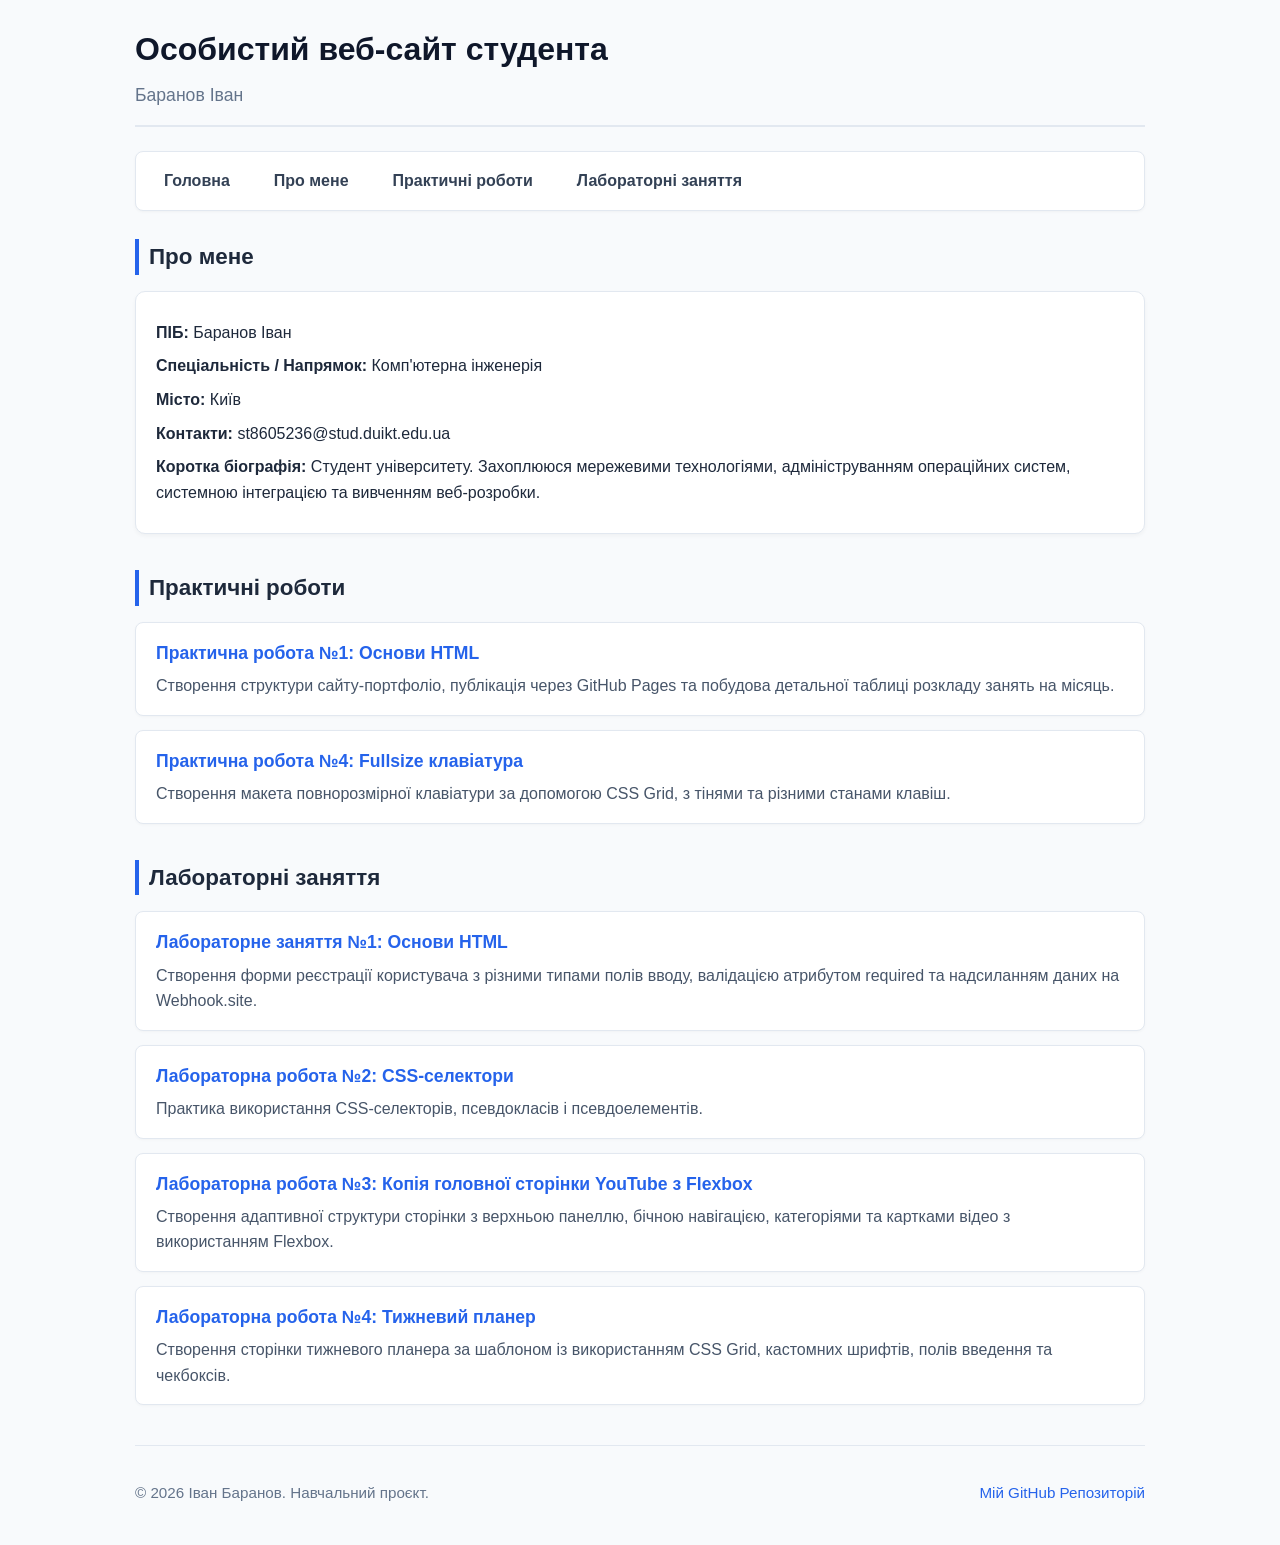
<file: index.html>
<!DOCTYPE html>
<html lang="uk">
<head>
  <meta charset="UTF-8">
  <meta name="viewport" content="width=device-width, initial-scale=1.0">
  <title>Особистий веб-сайт Івана Баранова</title>
  <link rel="stylesheet" href="./css/style.css">
</head>
<body>


  <header>
    <h1>Особистий веб-сайт студента</h1>
    <p>Баранов Іван</p>
  </header>


  <nav>
    <ul>
      <li><a href="index.html">Головна</a></li>
      <li><a href="#about">Про мене</a></li>
      <li><a href="#practicals">Практичні роботи</a></li>
      <li><a href="#labs">Лабораторні заняття</a></li>
    </ul>
  </nav>

  <main>
 
    <section id="about">
      <h2>Про мене</h2>
      <div class="profile-card">
        <p><strong>ПІБ:</strong> Баранов Іван</p>
        <p><strong>Спеціальність / Напрямок:</strong> Комп'ютерна інженерія</p>
        <p><strong>Місто:</strong> Київ</p>
        <p><strong>Контакти:</strong> st8605236@stud.duikt.edu.ua</p>
        <p><strong>Коротка біографія:</strong> Студент університету. Захоплююся мережевими технологіями, адмініструванням операційних систем, системною інтеграцією та вивченням веб-розробки.</p>
      </div>
    </section>

 
    <section id="practicals">
      <h2>Практичні роботи</h2>
      <ul class="works-list">
        <li>
          <a href="practicals/practice-1.html">Практична робота №1: Основи HTML</a>
          <p>Створення структури сайту-портфоліо, публікація через GitHub Pages та побудова детальної таблиці розкладу занять на місяць.</p>
        </li>
        <li>
          <a href="practicals/practice-4.html">Практична робота №4: Fullsize клавіатура</a>
          <p>Створення макета повнорозмірної клавіатури за допомогою CSS Grid, з тінями та різними станами клавіш.</p>
        </li>
      </ul>
    </section>

   
<section id="labs">
      <h2>Лабораторні заняття</h2>
      <ul class="works-list">
        <li>
          <a href="labs/lab-1.html">Лабораторне заняття №1: Основи HTML</a>
          <p>Створення форми реєстрації користувача з різними типами полів вводу, валідацією атрибутом required та надсиланням даних на Webhook.site.</p>
        </li>
        <li>
          <a href="lab2.html">Лабораторна робота №2: CSS-селектори</a>
          <p>Практика використання CSS-селекторів, псевдокласів і псевдоелементів.</p>
        </li>
        <li>
          <a href="lab3/index.html">Лабораторна робота №3: Копія головної сторінки YouTube з Flexbox</a>
          <p>Створення адаптивної структури сторінки з верхньою панеллю, бічною навігацією, категоріями та картками відео з використанням Flexbox.</p>
        </li>
        <li>
          <a href="lab4.html">Лабораторна робота №4: Тижневий планер</a>
          <p>Створення сторінки тижневого планера за шаблоном із використанням CSS Grid, кастомних шрифтів, полів введення та чекбоксів.</p>
        </li>
      </ul>
    </section>


  <footer>
    <p>&copy; 2026 Іван Баранов. Навчальний проєкт.</p>
    <p>
      <a href="https://github.com/Ivan-baranov14/WEB-Technologies-2026" target="_blank" rel="noopener">Мій GitHub Репозиторій</a>
    </p>
  </footer>

</body>
</html>
</file>
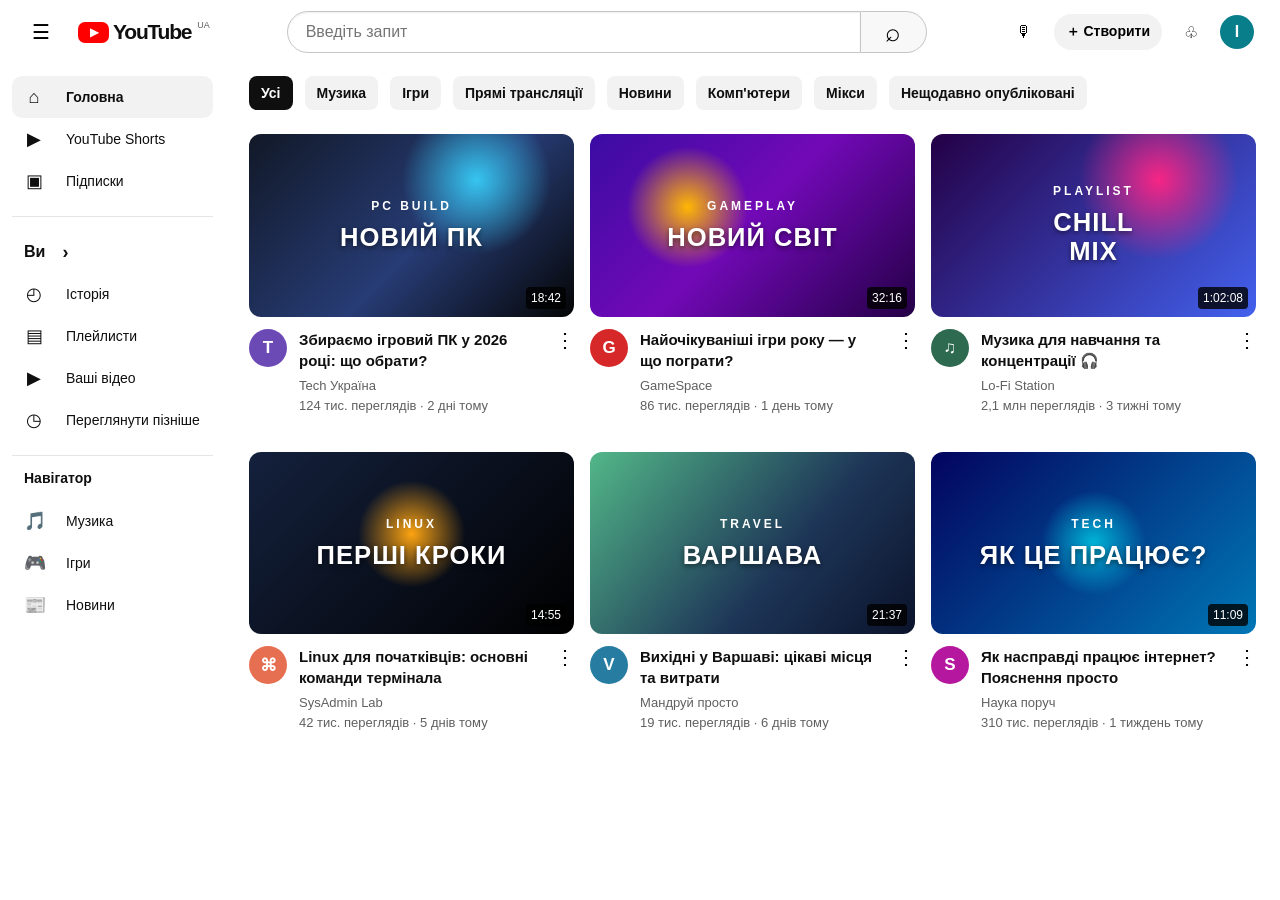
<file: lab3/index.html>
<!DOCTYPE html>
<html lang="uk">
<head>
  <meta charset="UTF-8">
  <meta name="viewport" content="width=device-width, initial-scale=1.0">
  <title>Лабораторна робота №3 — YouTube Flexbox</title>
  <link rel="stylesheet" href="style.css">
</head>
<body>
  <header class="topbar">
    <div class="brand-area">
      <button class="icon-button menu-button" aria-label="Відкрити меню">☰</button>
      <a class="brand" href="#" aria-label="YouTube головна"><span class="brand-play">▶</span><strong>YouTube</strong><sup>UA</sup></a>
    </div>
    <form class="search" role="search">
      <input type="search" placeholder="Введіть запит" aria-label="Пошук">
      <button type="button" aria-label="Пошук">⌕</button>
    </form>
    <div class="top-actions">
      <button class="icon-button" aria-label="Голосовий пошук">🎙</button>
      <button class="icon-button create-button">＋ Створити</button>
      <button class="icon-button" aria-label="Сповіщення">♧</button>
      <div class="avatar" aria-label="Профіль">І</div>
    </div>
  </header>

  <div class="page-layout">
    <aside class="sidebar" aria-label="Бічна навігація">
      <a class="side-link active" href="#"><span>⌂</span>Головна</a>
      <a class="side-link" href="#"><span>▶</span>YouTube Shorts</a>
      <a class="side-link" href="#"><span>▣</span>Підписки</a>
      <hr>
      <a class="side-link section-title" href="#">Ви <span>›</span></a>
      <a class="side-link" href="#"><span>◴</span>Історія</a>
      <a class="side-link" href="#"><span>▤</span>Плейлисти</a>
      <a class="side-link" href="#"><span>▶</span>Ваші відео</a>
      <a class="side-link" href="#"><span>◷</span>Переглянути пізніше</a>
      <hr>
      <p class="sidebar-heading">Навігатор</p>
      <a class="side-link" href="#"><span>🎵</span>Музика</a>
      <a class="side-link" href="#"><span>🎮</span>Ігри</a>
      <a class="side-link" href="#"><span>📰</span>Новини</a>
    </aside>

    <main class="content">
      <nav class="filters" aria-label="Категорії">
        <a class="filter active" href="#">Усі</a>
        <a class="filter" href="#">Музика</a>
        <a class="filter" href="#">Ігри</a>
        <a class="filter" href="#">Прямі трансляції</a>
        <a class="filter" href="#">Новини</a>
        <a class="filter" href="#">Комп'ютери</a>
        <a class="filter" href="#">Мікси</a>
        <a class="filter" href="#">Нещодавно опубліковані</a>
      </nav>

      <section class="video-grid" aria-label="Рекомендовані відео">
        <article class="video-card">
          <div class="thumbnail thumb-tech"><span class="thumb-label">PC BUILD</span><span class="thumb-main">НОВИЙ ПК</span><span class="duration">18:42</span></div>
          <div class="video-info"><div class="channel-avatar purple">T</div><div><h2>Збираємо ігровий ПК у 2026 році: що обрати?</h2><p>Tech Україна</p><p>124 тис. переглядів · 2 дні тому</p></div><button class="more" aria-label="Більше">⋮</button></div>
        </article>
        <article class="video-card">
          <div class="thumbnail thumb-game"><span class="thumb-label">GAMEPLAY</span><span class="thumb-main">НОВИЙ СВІТ</span><span class="duration">32:16</span></div>
          <div class="video-info"><div class="channel-avatar red">G</div><div><h2>Найочікуваніші ігри року — у що пограти?</h2><p>GameSpace</p><p>86 тис. переглядів · 1 день тому</p></div><button class="more" aria-label="Більше">⋮</button></div>
        </article>
        <article class="video-card">
          <div class="thumbnail thumb-music"><span class="thumb-label">PLAYLIST</span><span class="thumb-main">CHILL<br>MIX</span><span class="duration">1:02:08</span></div>
          <div class="video-info"><div class="channel-avatar green">♫</div><div><h2>Музика для навчання та концентрації 🎧</h2><p>Lo-Fi Station</p><p>2,1 млн переглядів · 3 тижні тому</p></div><button class="more" aria-label="Більше">⋮</button></div>
        </article>
        <article class="video-card">
          <div class="thumbnail thumb-linux"><span class="thumb-label">LINUX</span><span class="thumb-main">ПЕРШІ КРОКИ</span><span class="duration">14:55</span></div>
          <div class="video-info"><div class="channel-avatar orange">⌘</div><div><h2>Linux для початківців: основні команди термінала</h2><p>SysAdmin Lab</p><p>42 тис. переглядів · 5 днів тому</p></div><button class="more" aria-label="Більше">⋮</button></div>
        </article>
        <article class="video-card">
          <div class="thumbnail thumb-travel"><span class="thumb-label">TRAVEL</span><span class="thumb-main">ВАРШАВА</span><span class="duration">21:37</span></div>
          <div class="video-info"><div class="channel-avatar blue">V</div><div><h2>Вихідні у Варшаві: цікаві місця та витрати</h2><p>Мандруй просто</p><p>19 тис. переглядів · 6 днів тому</p></div><button class="more" aria-label="Більше">⋮</button></div>
        </article>
        <article class="video-card">
          <div class="thumbnail thumb-science"><span class="thumb-label">TECH</span><span class="thumb-main">ЯК ЦЕ ПРАЦЮЄ?</span><span class="duration">11:09</span></div>
          <div class="video-info"><div class="channel-avatar pink">S</div><div><h2>Як насправді працює інтернет? Пояснення просто</h2><p>Наука поруч</p><p>310 тис. переглядів · 1 тиждень тому</p></div><button class="more" aria-label="Більше">⋮</button></div>
        </article>
      </section>
    </main>
  </div>
</body>
</html>
</file>
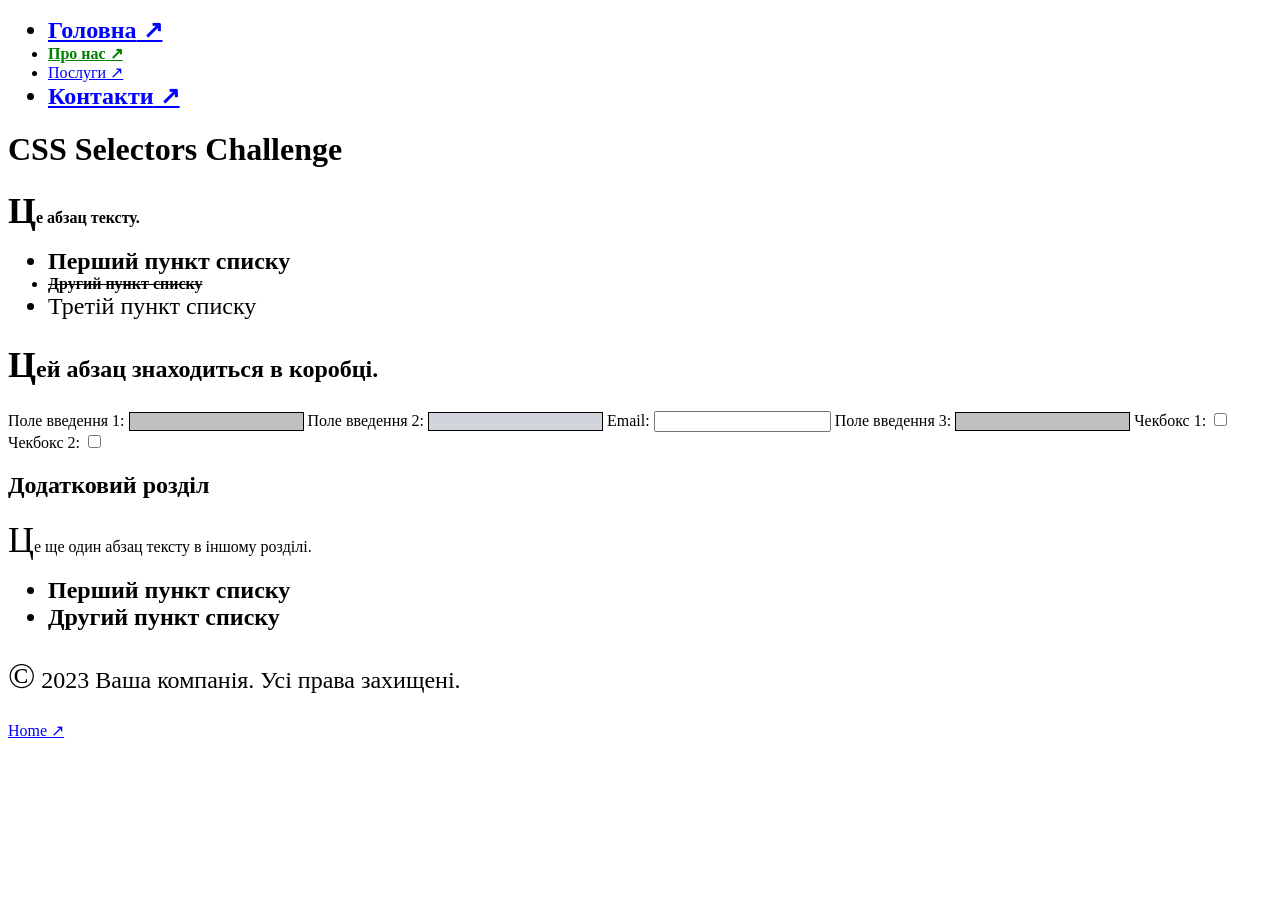
<file: lab2.html>
<!DOCTYPE html>
<html lang="en">
<head>
    <meta charset="UTF-8">
    <meta name="viewport" content="width=device-width, initial-scale=1.0">
    <link rel="stylesheet" href="lab2.css">
    <title>CSS Selectors Challenge</title>
</head>
<body>
    <header>
        <nav>
            <ul>
                <li><a href="#">Головна</a></li>
                <li><a href="https://example.com">Про нас</a></li>
                <li><a href="#">Послуги</a></li>
                <li><a href="http://notrealsite.ua">Контакти</a></li>
            </ul>
        </nav>
    </header>
    <div class="container">
        <h1>CSS Selectors Challenge</h1>
        <p>Це абзац тексту.</p>
        <ul>
            <li>Перший пункт списку</li>
            <li class="special">Другий пункт списку</li>
            <li>Третій пункт списку</li>
        </ul>
        <div class="box">
            <p>Цей абзац знаходиться в коробці.</p>
        </div>
        <form>
            <label for="input1">Поле введення 1:</label>
            <input type="text" id="input1">
            <label for="input2">Поле введення 2:</label>
            <input type="text" id="input2" disabled>
            <label for="email1">Email:</label>
            <input type="email" id="email1">
            <label for="input3">Поле введення 3:</label>
            <input type="text" id="input3">
            <label for="check1">Чекбокс 1:</label>
            <input type="checkbox" id="check1">
            <label for="check2">Чекбокс 2:</label>
            <input type="checkbox" id="check2">
        </form>
    </div>
    <section>
        <h2>Додатковий розділ</h2>
        <p>Це ще один абзац тексту в іншому розділі.</p>
        <ul>
            <li>Перший пункт списку</li>
            <li>Другий пункт списку</li>
        </ul>
    </section>
    <footer>
        <p>&copy; 2023 Ваша компанія. Усі права захищені.</p>
        <a href="#">Home</a>
    </footer>
</body>
</html>
</file>
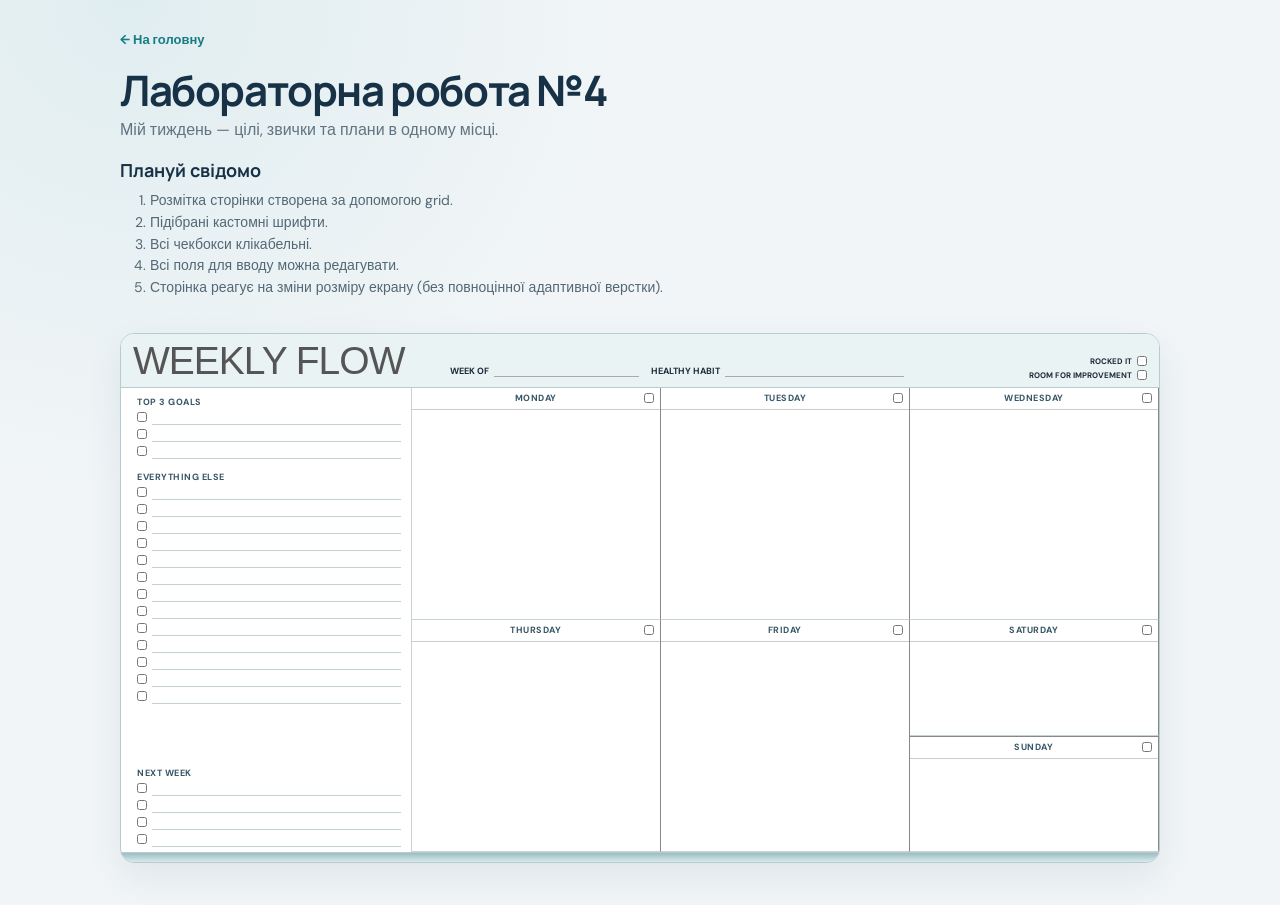
<file: lab4.html>
<!DOCTYPE html>
<html lang="uk">
<head>
  <meta charset="UTF-8">
  <meta name="viewport" content="width=device-width, initial-scale=1.0">
  <title>Лабораторна робота №4 — Тижневий планер</title>
  <link rel="stylesheet" href="lab4.css?v=1">
</head>
<body>
  <main class="page">
    <a class="back-link" href="index.html">← На головну</a>
    <h1>Лабораторна робота №4</h1>
    <p class="subtitle">Мій тиждень — цілі, звички та плани в одному місці.</p>
    <h2>Плануй свідомо</h2>
    <ol class="requirements">
      <li>Розмітка сторінки створена за допомогою grid.</li>
      <li>Підібрані кастомні шрифти.</li>
      <li>Всі чекбокси клікабельні.</li>
      <li>Всі поля для вводу можна редагувати.</li>
      <li>Сторінка реагує на зміни розміру екрану (без повноцінної адаптивної верстки).</li>
    </ol>

    <section class="planner" aria-label="Тижневий планер">
      <header class="planner-header">
        <div class="brand">WEEKLY FLOW</div>
        <label class="line-field">WEEK OF <input aria-label="Тиждень від"></label>
        <label class="line-field habit">HEALTHY HABIT <input aria-label="Корисна звичка"></label>
        <div class="checks">
          <label><span>ROCKED IT</span><input type="checkbox" aria-label="Rocked it"></label>
          <label><span>ROOM FOR IMPROVEMENT</span><input type="checkbox" aria-label="Room for improvement"></label>
        </div>
      </header>
      <aside class="sidebar">
        <section class="task-list goals">
          <h3>TOP 3 GOALS</h3>
          <label class="task"><input type="checkbox" aria-label="Ціль 1"><input class="task-text" aria-label="Текст цілі 1"></label><label class="task"><input type="checkbox" aria-label="Ціль 2"><input class="task-text" aria-label="Текст цілі 2"></label><label class="task"><input type="checkbox" aria-label="Ціль 3"><input class="task-text" aria-label="Текст цілі 3"></label>
        </section>
        <section class="task-list everything">
          <h3>EVERYTHING ELSE</h3>
          <label class="task"><input type="checkbox" aria-label="Завдання 1"><input class="task-text" aria-label="Текст завдання 1"></label><label class="task"><input type="checkbox" aria-label="Завдання 2"><input class="task-text" aria-label="Текст завдання 2"></label><label class="task"><input type="checkbox" aria-label="Завдання 3"><input class="task-text" aria-label="Текст завдання 3"></label><label class="task"><input type="checkbox" aria-label="Завдання 4"><input class="task-text" aria-label="Текст завдання 4"></label><label class="task"><input type="checkbox" aria-label="Завдання 5"><input class="task-text" aria-label="Текст завдання 5"></label><label class="task"><input type="checkbox" aria-label="Завдання 6"><input class="task-text" aria-label="Текст завдання 6"></label><label class="task"><input type="checkbox" aria-label="Завдання 7"><input class="task-text" aria-label="Текст завдання 7"></label><label class="task"><input type="checkbox" aria-label="Завдання 8"><input class="task-text" aria-label="Текст завдання 8"></label><label class="task"><input type="checkbox" aria-label="Завдання 9"><input class="task-text" aria-label="Текст завдання 9"></label><label class="task"><input type="checkbox" aria-label="Завдання 10"><input class="task-text" aria-label="Текст завдання 10"></label><label class="task"><input type="checkbox" aria-label="Завдання 11"><input class="task-text" aria-label="Текст завдання 11"></label><label class="task"><input type="checkbox" aria-label="Завдання 12"><input class="task-text" aria-label="Текст завдання 12"></label><label class="task"><input type="checkbox" aria-label="Завдання 13"><input class="task-text" aria-label="Текст завдання 13"></label>
        </section>
        <section class="task-list next-week">
          <h3>NEXT WEEK</h3>
          <label class="task"><input type="checkbox" aria-label="Завдання наступного тижня 1"><input class="task-text" aria-label="Текст завдання наступного тижня 1"></label><label class="task"><input type="checkbox" aria-label="Завдання наступного тижня 2"><input class="task-text" aria-label="Текст завдання наступного тижня 2"></label><label class="task"><input type="checkbox" aria-label="Завдання наступного тижня 3"><input class="task-text" aria-label="Текст завдання наступного тижня 3"></label><label class="task"><input type="checkbox" aria-label="Завдання наступного тижня 4"><input class="task-text" aria-label="Текст завдання наступного тижня 4"></label>
        </section>
      </aside>
      <section class="day monday"><h3>MONDAY <input type="checkbox" aria-label="Понеділок виконано"></h3><textarea aria-label="План на понеділок"></textarea></section>
      <section class="day tuesday"><h3>TUESDAY <input type="checkbox" aria-label="Вівторок виконано"></h3><textarea aria-label="План на вівторок"></textarea></section>
      <section class="day wednesday"><h3>WEDNESDAY <input type="checkbox" aria-label="Середа виконано"></h3><textarea aria-label="План на середу"></textarea></section>
      <section class="day thursday"><h3>THURSDAY <input type="checkbox" aria-label="Четвер виконано"></h3><textarea aria-label="План на четвер"></textarea></section>
      <section class="day friday"><h3>FRIDAY <input type="checkbox" aria-label="П'ятниця виконано"></h3><textarea aria-label="План на п'ятницю"></textarea></section>
      <section class="day saturday"><h3>SATURDAY <input type="checkbox" aria-label="Субота виконано"></h3><textarea aria-label="План на суботу"></textarea></section>
      <section class="day sunday"><h3>SUNDAY <input type="checkbox" aria-label="Неділя виконано"></h3><textarea aria-label="План на неділю"></textarea></section>
      <footer class="planner-footer"></footer>
    </section>
  </main>
  <script>
    document.querySelectorAll('.planner input[type="text"], .planner textarea, .planner input:not([type])').forEach(field => {
      field.addEventListener('input', () => field.classList.add('edited'));
    });
  </script>
</body>
</html>
</file>
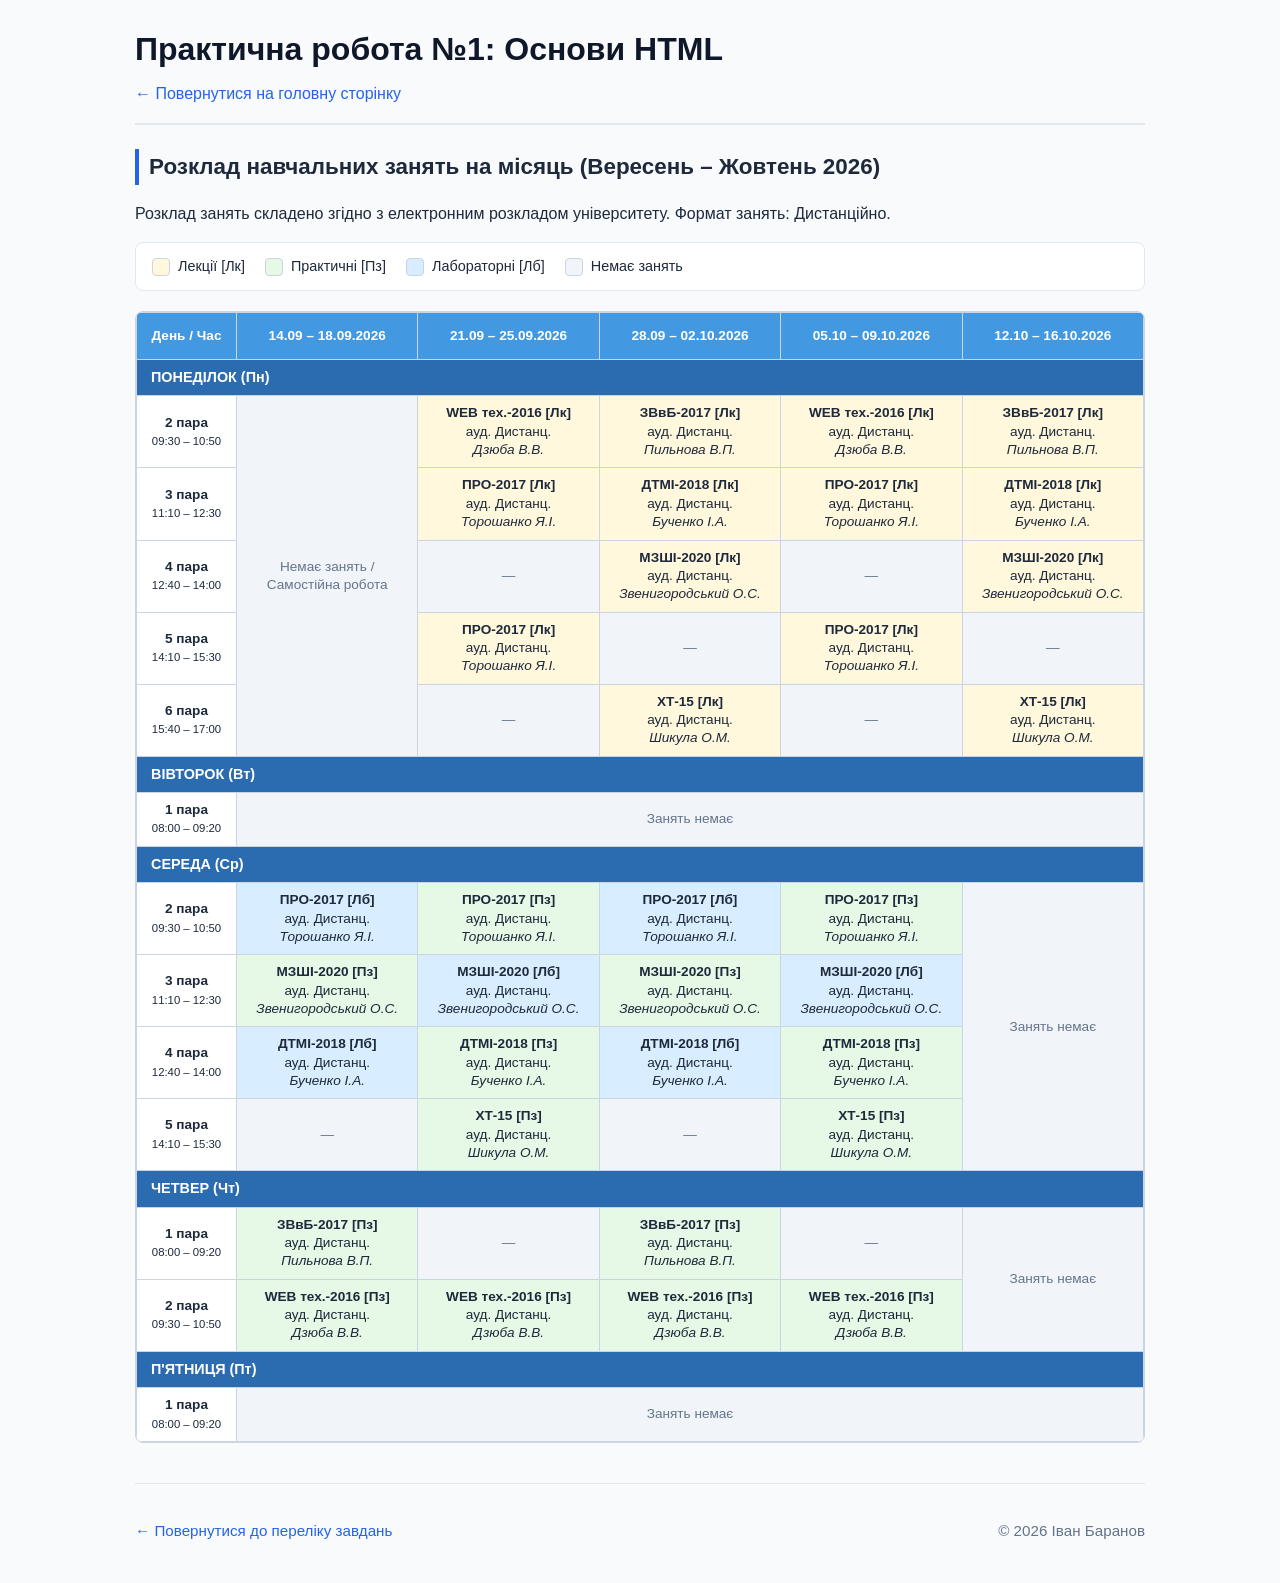
<file: practice-1.html>
<!DOCTYPE html>
<html lang="uk">
<head>
  <meta charset="UTF-8">
  <meta name="viewport" content="width=device-width, initial-scale=1.0">
  <title>Практична робота №1 — Розклад занять</title>
  <link rel="stylesheet" href="../css/style.css">
</head>
<body>

  <header>
    <h1>Практична робота №1: Основи HTML</h1>
    <nav>
      <a href="../index.html">&larr; Повернутися на головну сторінку</a>
    </nav>
  </header>

  <main>
    <section>
      <h2>Розклад навчальних занять на місяць (Вересень – Жовтень 2026)</h2>
      <p>Розклад занять складено згідно з електронним розкладом університету. Формат занять: Дистанційно.</p>


      <div class="legend">
        <span class="legend-item"><span class="badge lecture"></span> Лекції [Лк]</span>
        <span class="legend-item"><span class="badge practical"></span> Практичні [Пз]</span>
        <span class="legend-item"><span class="badge lab"></span> Лабораторні [Лб]</span>
        <span class="legend-item"><span class="badge empty"></span> Немає занять</span>
      </div>

      <div class="table-container">
        <table class="schedule-table">
          <thead>
            <tr>
              <th style="width: 100px;">День / Час</th>
              <th>14.09 – 18.09.2026</th>
              <th>21.09 – 25.09.2026</th>
              <th>28.09 – 02.10.2026</th>
              <th>05.10 – 09.10.2026</th>
              <th>12.10 – 16.10.2026</th>
            </tr>
          </thead>
          <tbody>

            <tr class="day-header">
              <td colspan="6">ПОНЕДІЛОК (Пн)</td>
            </tr>
            <tr>
              <td><strong>2 пара</strong><br><small>09:30 – 10:50</small></td>
              <td class="empty-cell" rowspan="5">Немає занять /<br>Самостійна робота</td>
              <td class="lecture"><strong>WEB тех.-2016 [Лк]</strong><br>ауд. Дистанц.<br><em>Дзюба В.В.</em></td>
              <td class="lecture"><strong>ЗВвБ-2017 [Лк]</strong><br>ауд. Дистанц.<br><em>Пильнова В.П.</em></td>
              <td class="lecture"><strong>WEB тех.-2016 [Лк]</strong><br>ауд. Дистанц.<br><em>Дзюба В.В.</em></td>
              <td class="lecture"><strong>ЗВвБ-2017 [Лк]</strong><br>ауд. Дистанц.<br><em>Пильнова В.П.</em></td>
            </tr>
            <tr>
              <td><strong>3 пара</strong><br><small>11:10 – 12:30</small></td>
              <td class="lecture"><strong>ПРО-2017 [Лк]</strong><br>ауд. Дистанц.<br><em>Торошанко Я.І.</em></td>
              <td class="lecture"><strong>ДТМІ-2018 [Лк]</strong><br>ауд. Дистанц.<br><em>Бученко І.А.</em></td>
              <td class="lecture"><strong>ПРО-2017 [Лк]</strong><br>ауд. Дистанц.<br><em>Торошанко Я.І.</em></td>
              <td class="lecture"><strong>ДТМІ-2018 [Лк]</strong><br>ауд. Дистанц.<br><em>Бученко І.А.</em></td>
            </tr>
            <tr>
              <td><strong>4 пара</strong><br><small>12:40 – 14:00</small></td>
              <td class="empty-cell">—</td>
              <td class="lecture"><strong>МЗШІ-2020 [Лк]</strong><br>ауд. Дистанц.<br><em>Звенигородський О.С.</em></td>
              <td class="empty-cell">—</td>
              <td class="lecture"><strong>МЗШІ-2020 [Лк]</strong><br>ауд. Дистанц.<br><em>Звенигородський О.С.</em></td>
            </tr>
            <tr>
              <td><strong>5 пара</strong><br><small>14:10 – 15:30</small></td>
              <td class="lecture"><strong>ПРО-2017 [Лк]</strong><br>ауд. Дистанц.<br><em>Торошанко Я.І.</em></td>
              <td class="empty-cell">—</td>
              <td class="lecture"><strong>ПРО-2017 [Лк]</strong><br>ауд. Дистанц.<br><em>Торошанко Я.І.</em></td>
              <td class="empty-cell">—</td>
            </tr>
            <tr>
              <td><strong>6 пара</strong><br><small>15:40 – 17:00</small></td>
              <td class="empty-cell">—</td>
              <td class="lecture"><strong>ХТ-15 [Лк]</strong><br>ауд. Дистанц.<br><em>Шикула О.М.</em></td>
              <td class="empty-cell">—</td>
              <td class="lecture"><strong>ХТ-15 [Лк]</strong><br>ауд. Дистанц.<br><em>Шикула О.М.</em></td>
            </tr>


            <tr class="day-header">
              <td colspan="6">ВІВТОРОК (Вт)</td>
            </tr>
            <tr>
              <td><strong>1 пара</strong><br><small>08:00 – 09:20</small></td>
              <td colspan="5" class="empty-cell">Занять немає</td>
            </tr>


            <tr class="day-header">
              <td colspan="6">СЕРЕДА (Ср)</td>
            </tr>
            <tr>
              <td><strong>2 пара</strong><br><small>09:30 – 10:50</small></td>
              <td class="lab"><strong>ПРО-2017 [Лб]</strong><br>ауд. Дистанц.<br><em>Торошанко Я.І.</em></td>
              <td class="practical"><strong>ПРО-2017 [Пз]</strong><br>ауд. Дистанц.<br><em>Торошанко Я.І.</em></td>
              <td class="lab"><strong>ПРО-2017 [Лб]</strong><br>ауд. Дистанц.<br><em>Торошанко Я.І.</em></td>
              <td class="practical"><strong>ПРО-2017 [Пз]</strong><br>ауд. Дистанц.<br><em>Торошанко Я.І.</em></td>
              <td class="empty-cell" rowspan="4">Занять немає</td>
            </tr>
            <tr>
              <td><strong>3 пара</strong><br><small>11:10 – 12:30</small></td>
              <td class="practical"><strong>МЗШІ-2020 [Пз]</strong><br>ауд. Дистанц.<br><em>Звенигородський О.С.</em></td>
              <td class="lab"><strong>МЗШІ-2020 [Лб]</strong><br>ауд. Дистанц.<br><em>Звенигородський О.С.</em></td>
              <td class="practical"><strong>МЗШІ-2020 [Пз]</strong><br>ауд. Дистанц.<br><em>Звенигородський О.С.</em></td>
              <td class="lab"><strong>МЗШІ-2020 [Лб]</strong><br>ауд. Дистанц.<br><em>Звенигородський О.С.</em></td>
            </tr>
            <tr>
              <td><strong>4 пара</strong><br><small>12:40 – 14:00</small></td>
              <td class="lab"><strong>ДТМІ-2018 [Лб]</strong><br>ауд. Дистанц.<br><em>Бученко І.А.</em></td>
              <td class="practical"><strong>ДТМІ-2018 [Пз]</strong><br>ауд. Дистанц.<br><em>Бученко І.А.</em></td>
              <td class="lab"><strong>ДТМІ-2018 [Лб]</strong><br>ауд. Дистанц.<br><em>Бученко І.А.</em></td>
              <td class="practical"><strong>ДТМІ-2018 [Пз]</strong><br>ауд. Дистанц.<br><em>Бученко І.А.</em></td>
            </tr>
            <tr>
              <td><strong>5 пара</strong><br><small>14:10 – 15:30</small></td>
              <td class="empty-cell">—</td>
              <td class="practical"><strong>ХТ-15 [Пз]</strong><br>ауд. Дистанц.<br><em>Шикула О.М.</em></td>
              <td class="empty-cell">—</td>
              <td class="practical"><strong>ХТ-15 [Пз]</strong><br>ауд. Дистанц.<br><em>Шикула О.М.</em></td>
            </tr>


            <tr class="day-header">
              <td colspan="6">ЧЕТВЕР (Чт)</td>
            </tr>
            <tr>
              <td><strong>1 пара</strong><br><small>08:00 – 09:20</small></td>
              <td class="practical"><strong>ЗВвБ-2017 [Пз]</strong><br>ауд. Дистанц.<br><em>Пильнова В.П.</em></td>
              <td class="empty-cell">—</td>
              <td class="practical"><strong>ЗВвБ-2017 [Пз]</strong><br>ауд. Дистанц.<br><em>Пильнова В.П.</em></td>
              <td class="empty-cell">—</td>
              <td class="empty-cell" rowspan="2">Занять немає</td>
            </tr>
            <tr>
              <td><strong>2 пара</strong><br><small>09:30 – 10:50</small></td>
              <td class="practical"><strong>WEB тех.-2016 [Пз]</strong><br>ауд. Дистанц.<br><em>Дзюба В.В.</em></td>
              <td class="practical"><strong>WEB тех.-2016 [Пз]</strong><br>ауд. Дистанц.<br><em>Дзюба В.В.</em></td>
              <td class="practical"><strong>WEB тех.-2016 [Пз]</strong><br>ауд. Дистанц.<br><em>Дзюба В.В.</em></td>
              <td class="practical"><strong>WEB тех.-2016 [Пз]</strong><br>ауд. Дистанц.<br><em>Дзюба В.В.</em></td>
            </tr>


            <tr class="day-header">
              <td colspan="6">П'ЯТНИЦЯ (Пт)</td>
            </tr>
            <tr>
              <td><strong>1 пара</strong><br><small>08:00 – 09:20</small></td>
              <td colspan="5" class="empty-cell">Занять немає</td>
            </tr>
          </tbody>
        </table>
      </div>
    </section>
  </main>

  <footer>
    <p><a href="../index.html">&larr; Повернутися до переліку завдань</a></p>
    <p>&copy; 2026 Іван Баранов</p>
  </footer>

</body>
</html>
</file>
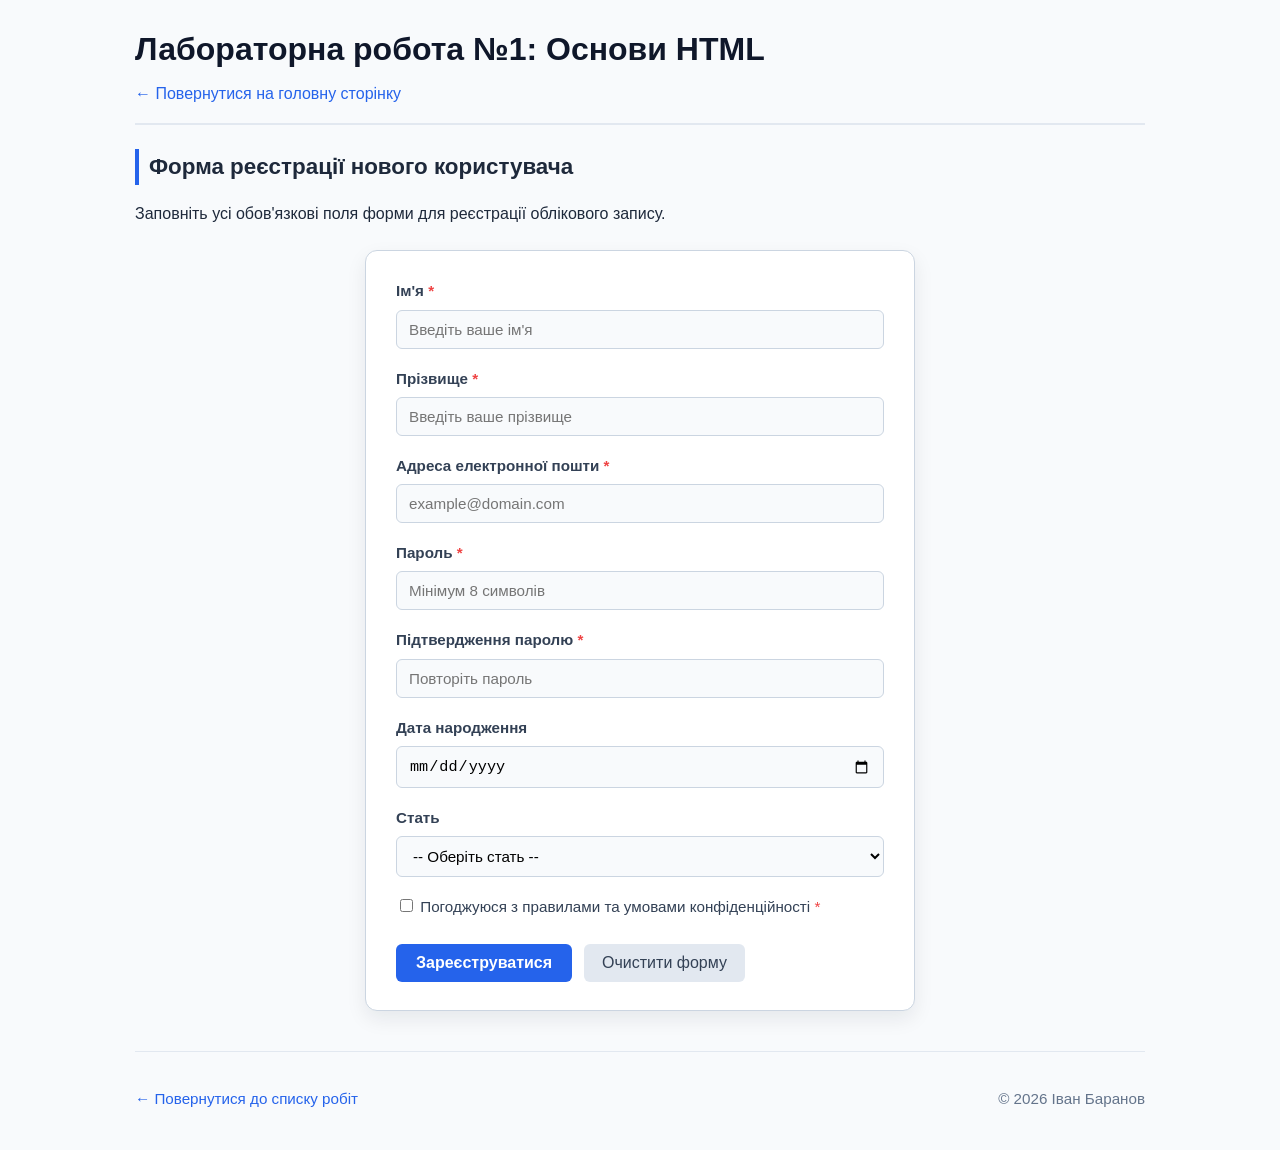
<file: labs/lab-1.html>
<!DOCTYPE html>
<html lang="uk">
<head>
  <meta charset="UTF-8">
  <meta name="viewport" content="width=device-width, initial-scale=1.0">
  <title>Лабораторна робота №1 — Форма реєстрації</title>
  <link rel="stylesheet" href="../css/style.css?v=3">
</head>
<body>

  <header>
    <h1>Лабораторна робота №1: Основи HTML</h1>
    <nav>
      <a href="../index.html">&larr; Повернутися на головну сторінку</a>
    </nav>
  </header>

  <main>
    <section>
      <h2>Форма реєстрації нового користувача</h2>
      <p>Заповніть усі обов'язкові поля форми для реєстрації облікового запису.</p>


      <form action="https://webhook.site/c9f0664a-910b-478a-885b-8540988c6765" method="POST" class="registration-form">
        
        <div class="form-group">
          <label for="first-name">Ім'я <span class="required">*</span></label>
          <input type="text" id="first-name" name="first_name" placeholder="Введіть ваше ім'я" required>
        </div>

        <div class="form-group">
          <label for="last-name">Прізвище <span class="required">*</span></label>
          <input type="text" id="last-name" name="last_name" placeholder="Введіть ваше прізвище" required>
        </div>

        <div class="form-group">
          <label for="email">Адреса електронної пошти <span class="required">*</span></label>
          <input type="email" id="email" name="email" placeholder="example@domain.com" required>
        </div>

        <div class="form-group">
          <label for="password">Пароль <span class="required">*</span></label>
          <input type="password" id="password" name="password" minlength="8" placeholder="Мінімум 8 символів" required>
        </div>

        <div class="form-group">
          <label for="confirm-password">Підтвердження паролю <span class="required">*</span></label>
          <input type="password" id="confirm-password" name="confirm_password" minlength="8" placeholder="Повторіть пароль" required>
        </div>

        <div class="form-group">
          <label for="birthdate">Дата народження</label>
          <input type="date" id="birthdate" name="birthdate">
        </div>

        <div class="form-group">
          <label for="gender">Стать</label>
          <select id="gender" name="gender">
            <option value="">-- Оберіть стать --</option>
            <option value="male">Чоловіча</option>
            <option value="female">Жіноча</option>
            <option value="other">Інше</option>
          </select>
        </div>

        <div class="form-group checkbox-group">
          <label>
            <input type="checkbox" name="agree_terms" required>
            Погоджуюся з правилами та умовами конфіденційності <span class="required">*</span>
          </label>
        </div>

        <div class="form-actions">
          <input type="submit" value="Зареєструватися">
          <input type="reset" value="Очистити форму">
        </div>

      </form>
    </section>
  </main>

  <footer>
    <p><a href="../index.html">&larr; Повернутися до списку робіт</a></p>
    <p>&copy; 2026 Іван Баранов</p>
  </footer>

</body>
</html>
</file>
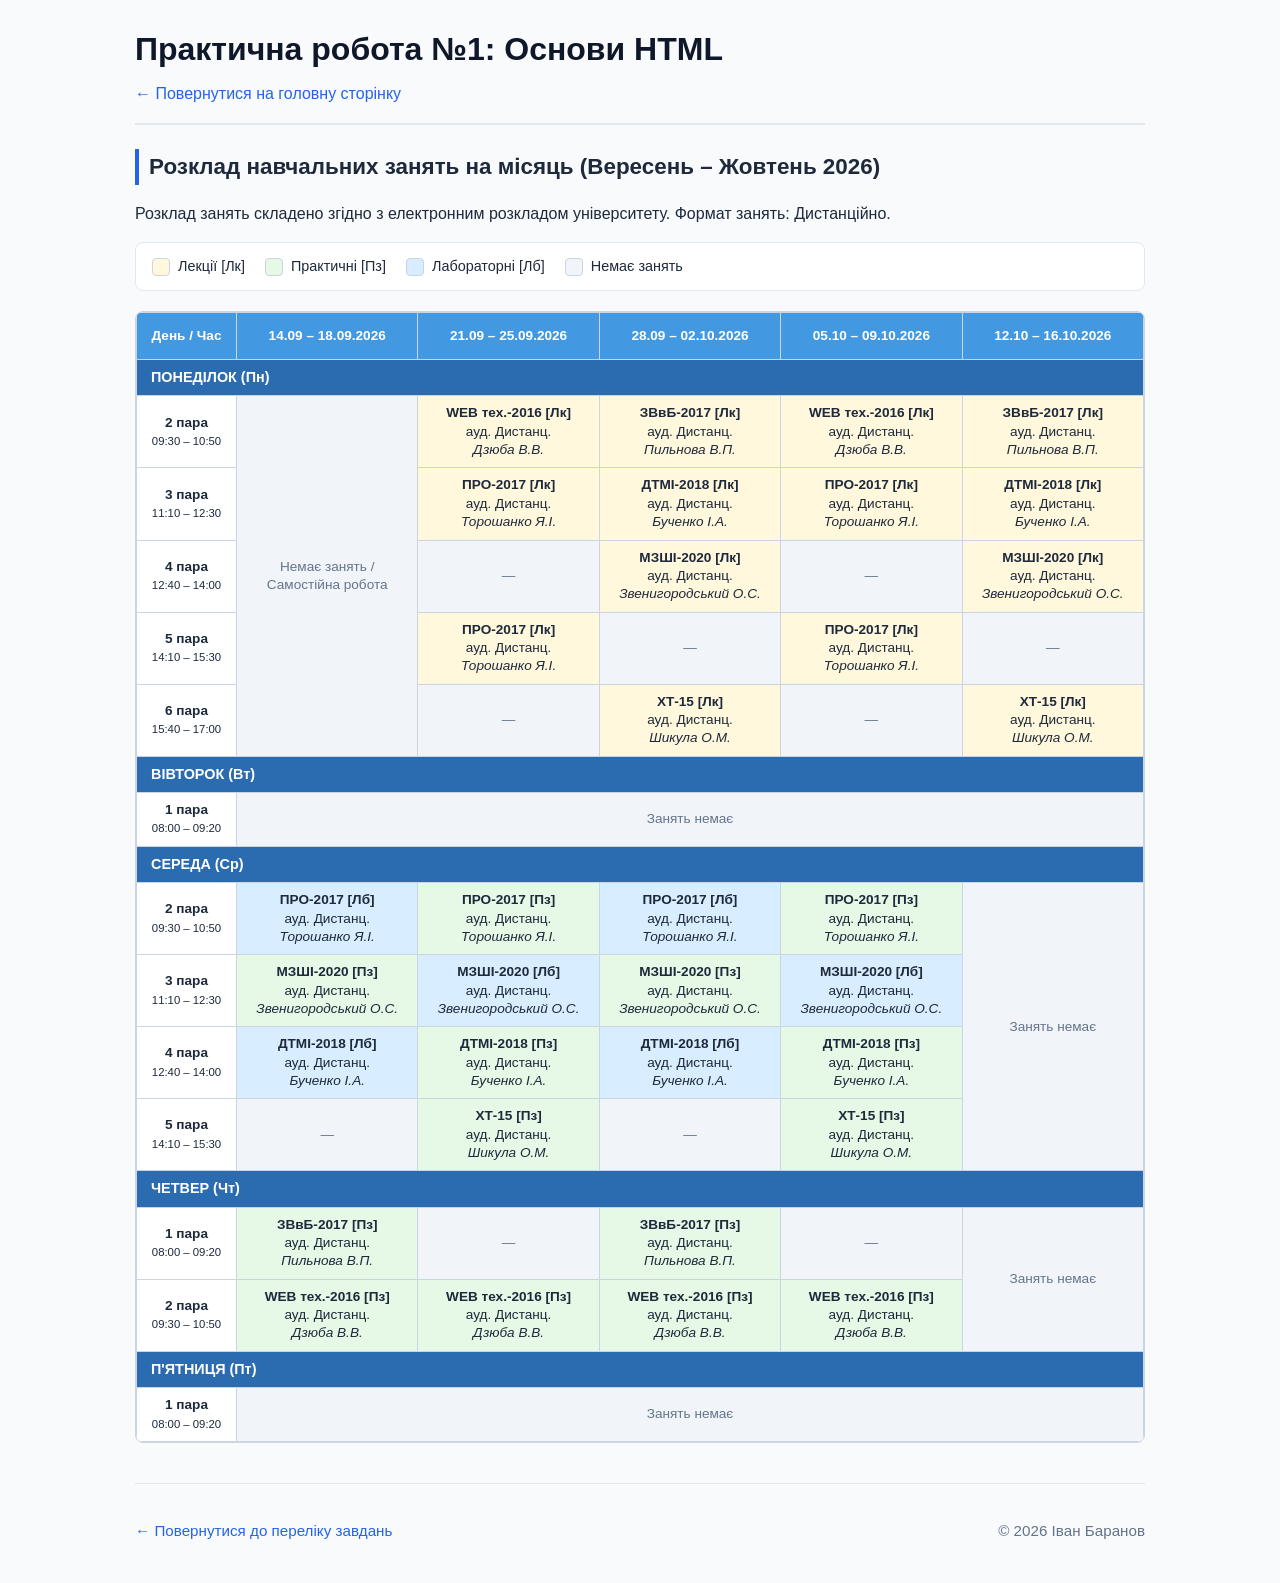
<file: practicals/practice-1.html>
<!DOCTYPE html>
<html lang="uk">
<head>
  <meta charset="UTF-8">
  <meta name="viewport" content="width=device-width, initial-scale=1.0">
  <title>Практична робота №1 — Розклад занять</title>
  <link rel="stylesheet" href="../css/style.css">
</head>
<body>

  <header>
    <h1>Практична робота №1: Основи HTML</h1>
    <nav>
      <a href="../index.html">&larr; Повернутися на головну сторінку</a>
    </nav>
  </header>

  <main>
    <section>
      <h2>Розклад навчальних занять на місяць (Вересень – Жовтень 2026)</h2>
      <p>Розклад занять складено згідно з електронним розкладом університету. Формат занять: Дистанційно.</p>


      <div class="legend">
        <span class="legend-item"><span class="badge lecture"></span> Лекції [Лк]</span>
        <span class="legend-item"><span class="badge practical"></span> Практичні [Пз]</span>
        <span class="legend-item"><span class="badge lab"></span> Лабораторні [Лб]</span>
        <span class="legend-item"><span class="badge empty"></span> Немає занять</span>
      </div>

      <div class="table-container">
        <table class="schedule-table">
          <thead>
            <tr>
              <th style="width: 100px;">День / Час</th>
              <th>14.09 – 18.09.2026</th>
              <th>21.09 – 25.09.2026</th>
              <th>28.09 – 02.10.2026</th>
              <th>05.10 – 09.10.2026</th>
              <th>12.10 – 16.10.2026</th>
            </tr>
          </thead>
          <tbody>

            <tr class="day-header">
              <td colspan="6">ПОНЕДІЛОК (Пн)</td>
            </tr>
            <tr>
              <td><strong>2 пара</strong><br><small>09:30 – 10:50</small></td>
              <td class="empty-cell" rowspan="5">Немає занять /<br>Самостійна робота</td>
              <td class="lecture"><strong>WEB тех.-2016 [Лк]</strong><br>ауд. Дистанц.<br><em>Дзюба В.В.</em></td>
              <td class="lecture"><strong>ЗВвБ-2017 [Лк]</strong><br>ауд. Дистанц.<br><em>Пильнова В.П.</em></td>
              <td class="lecture"><strong>WEB тех.-2016 [Лк]</strong><br>ауд. Дистанц.<br><em>Дзюба В.В.</em></td>
              <td class="lecture"><strong>ЗВвБ-2017 [Лк]</strong><br>ауд. Дистанц.<br><em>Пильнова В.П.</em></td>
            </tr>
            <tr>
              <td><strong>3 пара</strong><br><small>11:10 – 12:30</small></td>
              <td class="lecture"><strong>ПРО-2017 [Лк]</strong><br>ауд. Дистанц.<br><em>Торошанко Я.І.</em></td>
              <td class="lecture"><strong>ДТМІ-2018 [Лк]</strong><br>ауд. Дистанц.<br><em>Бученко І.А.</em></td>
              <td class="lecture"><strong>ПРО-2017 [Лк]</strong><br>ауд. Дистанц.<br><em>Торошанко Я.І.</em></td>
              <td class="lecture"><strong>ДТМІ-2018 [Лк]</strong><br>ауд. Дистанц.<br><em>Бученко І.А.</em></td>
            </tr>
            <tr>
              <td><strong>4 пара</strong><br><small>12:40 – 14:00</small></td>
              <td class="empty-cell">—</td>
              <td class="lecture"><strong>МЗШІ-2020 [Лк]</strong><br>ауд. Дистанц.<br><em>Звенигородський О.С.</em></td>
              <td class="empty-cell">—</td>
              <td class="lecture"><strong>МЗШІ-2020 [Лк]</strong><br>ауд. Дистанц.<br><em>Звенигородський О.С.</em></td>
            </tr>
            <tr>
              <td><strong>5 пара</strong><br><small>14:10 – 15:30</small></td>
              <td class="lecture"><strong>ПРО-2017 [Лк]</strong><br>ауд. Дистанц.<br><em>Торошанко Я.І.</em></td>
              <td class="empty-cell">—</td>
              <td class="lecture"><strong>ПРО-2017 [Лк]</strong><br>ауд. Дистанц.<br><em>Торошанко Я.І.</em></td>
              <td class="empty-cell">—</td>
            </tr>
            <tr>
              <td><strong>6 пара</strong><br><small>15:40 – 17:00</small></td>
              <td class="empty-cell">—</td>
              <td class="lecture"><strong>ХТ-15 [Лк]</strong><br>ауд. Дистанц.<br><em>Шикула О.М.</em></td>
              <td class="empty-cell">—</td>
              <td class="lecture"><strong>ХТ-15 [Лк]</strong><br>ауд. Дистанц.<br><em>Шикула О.М.</em></td>
            </tr>


            <tr class="day-header">
              <td colspan="6">ВІВТОРОК (Вт)</td>
            </tr>
            <tr>
              <td><strong>1 пара</strong><br><small>08:00 – 09:20</small></td>
              <td colspan="5" class="empty-cell">Занять немає</td>
            </tr>


            <tr class="day-header">
              <td colspan="6">СЕРЕДА (Ср)</td>
            </tr>
            <tr>
              <td><strong>2 пара</strong><br><small>09:30 – 10:50</small></td>
              <td class="lab"><strong>ПРО-2017 [Лб]</strong><br>ауд. Дистанц.<br><em>Торошанко Я.І.</em></td>
              <td class="practical"><strong>ПРО-2017 [Пз]</strong><br>ауд. Дистанц.<br><em>Торошанко Я.І.</em></td>
              <td class="lab"><strong>ПРО-2017 [Лб]</strong><br>ауд. Дистанц.<br><em>Торошанко Я.І.</em></td>
              <td class="practical"><strong>ПРО-2017 [Пз]</strong><br>ауд. Дистанц.<br><em>Торошанко Я.І.</em></td>
              <td class="empty-cell" rowspan="4">Занять немає</td>
            </tr>
            <tr>
              <td><strong>3 пара</strong><br><small>11:10 – 12:30</small></td>
              <td class="practical"><strong>МЗШІ-2020 [Пз]</strong><br>ауд. Дистанц.<br><em>Звенигородський О.С.</em></td>
              <td class="lab"><strong>МЗШІ-2020 [Лб]</strong><br>ауд. Дистанц.<br><em>Звенигородський О.С.</em></td>
              <td class="practical"><strong>МЗШІ-2020 [Пз]</strong><br>ауд. Дистанц.<br><em>Звенигородський О.С.</em></td>
              <td class="lab"><strong>МЗШІ-2020 [Лб]</strong><br>ауд. Дистанц.<br><em>Звенигородський О.С.</em></td>
            </tr>
            <tr>
              <td><strong>4 пара</strong><br><small>12:40 – 14:00</small></td>
              <td class="lab"><strong>ДТМІ-2018 [Лб]</strong><br>ауд. Дистанц.<br><em>Бученко І.А.</em></td>
              <td class="practical"><strong>ДТМІ-2018 [Пз]</strong><br>ауд. Дистанц.<br><em>Бученко І.А.</em></td>
              <td class="lab"><strong>ДТМІ-2018 [Лб]</strong><br>ауд. Дистанц.<br><em>Бученко І.А.</em></td>
              <td class="practical"><strong>ДТМІ-2018 [Пз]</strong><br>ауд. Дистанц.<br><em>Бученко І.А.</em></td>
            </tr>
            <tr>
              <td><strong>5 пара</strong><br><small>14:10 – 15:30</small></td>
              <td class="empty-cell">—</td>
              <td class="practical"><strong>ХТ-15 [Пз]</strong><br>ауд. Дистанц.<br><em>Шикула О.М.</em></td>
              <td class="empty-cell">—</td>
              <td class="practical"><strong>ХТ-15 [Пз]</strong><br>ауд. Дистанц.<br><em>Шикула О.М.</em></td>
            </tr>


            <tr class="day-header">
              <td colspan="6">ЧЕТВЕР (Чт)</td>
            </tr>
            <tr>
              <td><strong>1 пара</strong><br><small>08:00 – 09:20</small></td>
              <td class="practical"><strong>ЗВвБ-2017 [Пз]</strong><br>ауд. Дистанц.<br><em>Пильнова В.П.</em></td>
              <td class="empty-cell">—</td>
              <td class="practical"><strong>ЗВвБ-2017 [Пз]</strong><br>ауд. Дистанц.<br><em>Пильнова В.П.</em></td>
              <td class="empty-cell">—</td>
              <td class="empty-cell" rowspan="2">Занять немає</td>
            </tr>
            <tr>
              <td><strong>2 пара</strong><br><small>09:30 – 10:50</small></td>
              <td class="practical"><strong>WEB тех.-2016 [Пз]</strong><br>ауд. Дистанц.<br><em>Дзюба В.В.</em></td>
              <td class="practical"><strong>WEB тех.-2016 [Пз]</strong><br>ауд. Дистанц.<br><em>Дзюба В.В.</em></td>
              <td class="practical"><strong>WEB тех.-2016 [Пз]</strong><br>ауд. Дистанц.<br><em>Дзюба В.В.</em></td>
              <td class="practical"><strong>WEB тех.-2016 [Пз]</strong><br>ауд. Дистанц.<br><em>Дзюба В.В.</em></td>
            </tr>


            <tr class="day-header">
              <td colspan="6">П'ЯТНИЦЯ (Пт)</td>
            </tr>
            <tr>
              <td><strong>1 пара</strong><br><small>08:00 – 09:20</small></td>
              <td colspan="5" class="empty-cell">Занять немає</td>
            </tr>
          </tbody>
        </table>
      </div>
    </section>
  </main>

  <footer>
    <p><a href="../index.html">&larr; Повернутися до переліку завдань</a></p>
    <p>&copy; 2026 Іван Баранов</p>
  </footer>

</body>
</html>
</file>
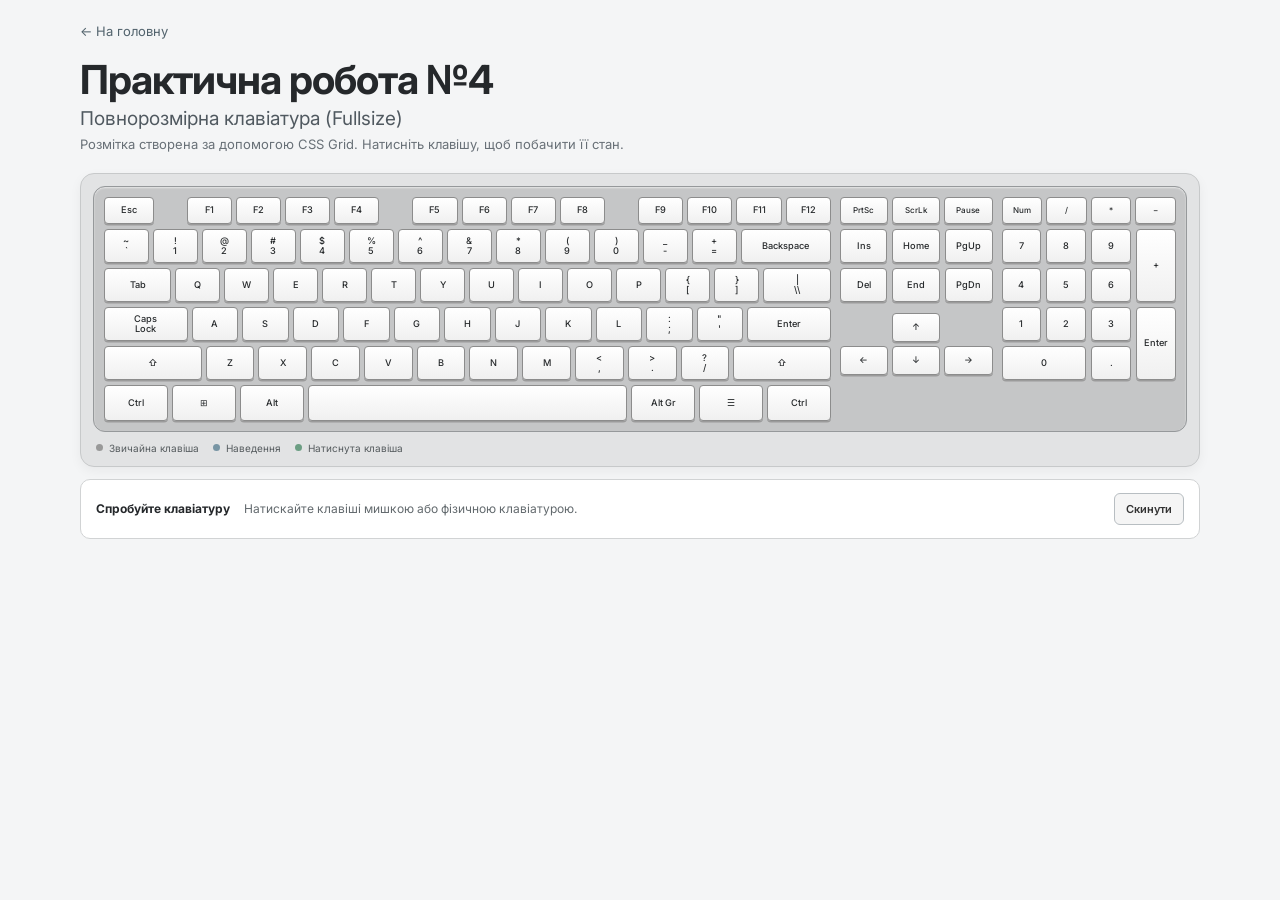
<file: practicals/practice-4.html>
<!DOCTYPE html>
<html lang="uk">
<head>
  <meta charset="UTF-8">
  <meta name="viewport" content="width=device-width, initial-scale=1.0">
  <title>Практична робота №4 — Fullsize клавіатура</title>
  <link rel="stylesheet" href="practice-4.css?v=4">
</head>
<body>
  <main class="page">
    <a class="back-link" href="../index.html">← На головну</a>
    <h1>Практична робота №4</h1>
    <p class="subtitle">Повнорозмірна клавіатура (Fullsize)</p>
    <p class="description">Розмітка створена за допомогою CSS Grid. Натисніть клавішу, щоб побачити її стан.</p>

    <section class="keyboard-shell" aria-label="Інтерактивна повнорозмірна клавіатура">
      <div class="cable" aria-hidden="true"></div>
      <div class="keyboard">
        <div class="main-board">
          <div class="key-row function-row">
            <button class="key esc" data-key="Escape">Esc</button><span class="gap"></span>
            <button class="key" data-key="F1">F1</button><button class="key" data-key="F2">F2</button><button class="key" data-key="F3">F3</button><button class="key" data-key="F4">F4</button><span class="gap"></span>
            <button class="key" data-key="F5">F5</button><button class="key" data-key="F6">F6</button><button class="key" data-key="F7">F7</button><button class="key" data-key="F8">F8</button><span class="gap"></span>
            <button class="key" data-key="F9">F9</button><button class="key" data-key="F10">F10</button><button class="key" data-key="F11">F11</button><button class="key" data-key="F12">F12</button>
          </div>
          <div class="key-row number-row">
            <button class="key" data-key="`">~<br>`</button><button class="key" data-key="1">!<br>1</button><button class="key" data-key="2">@<br>2</button><button class="key" data-key="3">#<br>3</button><button class="key" data-key="4">$<br>4</button><button class="key" data-key="5">%<br>5</button><button class="key" data-key="6">^<br>6</button><button class="key" data-key="7">&amp;<br>7</button><button class="key" data-key="8">*<br>8</button><button class="key" data-key="9">(<br>9</button><button class="key" data-key="0">)<br>0</button><button class="key" data-key="-">_<br>-</button><button class="key" data-key="=">+<br>=</button><button class="key backspace" data-key="Backspace">Backspace</button>
          </div>
          <div class="key-row q-row">
            <button class="key tab" data-key="Tab">Tab</button><button class="key" data-key="Q">Q</button><button class="key" data-key="W">W</button><button class="key" data-key="E">E</button><button class="key" data-key="R">R</button><button class="key" data-key="T">T</button><button class="key" data-key="Y">Y</button><button class="key" data-key="U">U</button><button class="key" data-key="I">I</button><button class="key" data-key="O">O</button><button class="key" data-key="P">P</button><button class="key" data-key="[">{<br>[</button><button class="key" data-key="]">}<br>]</button><button class="key backslash" data-key="\\">|<br>\\</button>
          </div>
          <div class="key-row home-row">
            <button class="key caps" data-key="CapsLock">Caps<br>Lock</button><button class="key" data-key="A">A</button><button class="key" data-key="S">S</button><button class="key" data-key="D">D</button><button class="key" data-key="F">F</button><button class="key" data-key="G">G</button><button class="key" data-key="H">H</button><button class="key" data-key="J">J</button><button class="key" data-key="K">K</button><button class="key" data-key="L">L</button><button class="key" data-key=";">:<br>;</button><button class="key" data-key="'">&quot;<br>'</button><button class="key enter" data-key="Enter">Enter</button>
          </div>
          <div class="key-row shift-row">
            <button class="key shift" data-key="Shift">⇧</button><button class="key" data-key="Z">Z</button><button class="key" data-key="X">X</button><button class="key" data-key="C">C</button><button class="key" data-key="V">V</button><button class="key" data-key="B">B</button><button class="key" data-key="N">N</button><button class="key" data-key="M">M</button><button class="key" data-key=",">&lt;<br>,</button><button class="key" data-key=".">&gt;<br>.</button><button class="key" data-key="/">?<br>/</button><button class="key shift" data-key="Shift">⇧</button>
          </div>
          <div class="key-row bottom-row">
            <button class="key ctrl" data-key="Control">Ctrl</button><button class="key" data-key="Meta">⊞</button><button class="key alt" data-key="Alt">Alt</button><button class="key space" data-key=" "> </button><button class="key alt" data-key="AltGraph">Alt Gr</button><button class="key" data-key="ContextMenu">☰</button><button class="key ctrl" data-key="Control">Ctrl</button>
          </div>
        </div>

        <div class="nav-board">
          <div class="mini-row"><button class="key" data-key="PrintScreen">PrtSc</button><button class="key" data-key="ScrollLock">ScrLk</button><button class="key" data-key="Pause">Pause</button></div>
          <div class="nav-grid">
            <button class="key" data-key="Insert">Ins</button><button class="key" data-key="Home">Home</button><button class="key" data-key="PageUp">PgUp</button>
            <button class="key" data-key="Delete">Del</button><button class="key" data-key="End">End</button><button class="key" data-key="PageDown">PgDn</button>
          </div>
          <div class="arrow-grid"><span></span><button class="key" data-key="ArrowUp">↑</button><span></span><button class="key" data-key="ArrowLeft">←</button><button class="key" data-key="ArrowDown">↓</button><button class="key" data-key="ArrowRight">→</button></div>
        </div>

        <div class="numpad">
          <div class="mini-row"><button class="key" data-key="NumLock">Num</button><button class="key" data-key="/">/</button><button class="key" data-key="*">*</button><button class="key" data-key="-">−</button></div>
          <div class="numpad-grid">
            <button class="key" data-key="7">7</button><button class="key" data-key="8">8</button><button class="key" data-key="9">9</button><button class="key tall" data-key="+">+</button>
            <button class="key" data-key="4">4</button><button class="key" data-key="5">5</button><button class="key" data-key="6">6</button>
            <button class="key" data-key="1">1</button><button class="key" data-key="2">2</button><button class="key" data-key="3">3</button><button class="key tall enter-num" data-key="Enter">Enter</button>
            <button class="key zero" data-key="0">0</button><button class="key" data-key=".">.</button>
          </div>
        </div>
      </div>
      <div class="legend"><span><i></i> Звичайна клавіша</span><span><i class="hover-dot"></i> Наведення</span><span><i class="active-dot"></i> Натиснута клавіша</span></div>
    </section>
    <div class="hint"><strong>Спробуйте клавіатуру</strong><span>Натискайте клавіші мишкою або фізичною клавіатурою.</span><button id="resetKeys" type="button">Скинути</button></div>
  </main>
  <script>
    const keys = [...document.querySelectorAll('.key[data-key]')];
    const pressed = new Set();
    function setKeyState(key, active) {
      keys.filter(button => button.dataset.key.toLowerCase() === key.toLowerCase())
        .forEach(button => button.classList.toggle('selected', active));
    }
    keys.forEach(button => button.addEventListener('click', () => button.classList.toggle('selected')));
    document.addEventListener('keydown', event => {
      if (event.repeat) return;
      pressed.add(event.key);
      setKeyState(event.key, true);
    });
    document.addEventListener('keyup', event => {
      pressed.delete(event.key);
      setKeyState(event.key, false);
    });
    window.addEventListener('blur', () => {
      pressed.forEach(key => setKeyState(key, false));
      pressed.clear();
    });
    document.getElementById('resetKeys').addEventListener('click', () => {
      keys.forEach(button => button.classList.remove('selected'));
      pressed.clear();
    });
  </script>
</body>
</html>
</file>
<file: css/style.css>
* {
  box-sizing: border-box;
}

body {
  font-family: -apple-system, BlinkMacSystemFont, "Segoe UI", Roboto, Helvetica, Arial, sans-serif;
  line-height: 1.6;
  max-width: 1050px;
  margin: 0 auto;
  padding: 24px 20px;
  color: #1e293b;
  background-color: #f8fafc;
}

a {
  color: #2563eb;
  text-decoration: none;
}

a:hover {
  text-decoration: underline;
}

header {
  border-bottom: 2px solid #e2e8f0;
  padding-bottom: 16px;
  margin-bottom: 24px;
}

header h1 {
  margin: 0 0 6px 0;
  font-size: 2rem;
  color: #0f172a;
}

header p {
  margin: 0;
  color: #64748b;
  font-size: 1.1rem;
}

nav ul {
  list-style: none;
  padding: 8px 12px;
  margin: 0 0 28px 0;
  display: flex;
  flex-wrap: wrap;
  gap: 12px;
  background-color: #ffffff;
  border: 1px solid #e2e8f0;
  border-radius: 8px;
  box-shadow: 0 1px 3px rgba(0, 0, 0, 0.04);
}

nav ul li a {
  display: inline-block;
  padding: 8px 16px;
  border-radius: 6px;
  font-weight: 600;
  color: #334155;
  transition: all 0.2s ease;
}

nav ul li a:hover {
  background-color: #e2e8f0;
  color: #0f172a;
  text-decoration: none;
}

section {
  margin-bottom: 36px;
}

section h2 {
  font-size: 1.4rem;
  color: #1e293b;
  border-left: 4px solid #2563eb;
  padding-left: 10px;
  margin-bottom: 16px;
}

.profile-card {
  background-color: #ffffff;
  border: 1px solid #e2e8f0;
  border-radius: 10px;
  padding: 20px;
  box-shadow: 0 2px 4px rgba(0, 0, 0, 0.04);
}

.profile-card p {
  margin: 8px 0;
}

.works-list {
  list-style: none;
  padding: 0;
  margin: 0;
  display: flex;
  flex-direction: column;
  gap: 14px;
}

.works-list li {
  background-color: #ffffff;
  border: 1px solid #e2e8f0;
  border-radius: 8px;
  padding: 16px 20px;
  box-shadow: 0 1px 3px rgba(0, 0, 0, 0.03);
}

.works-list li a {
  font-size: 1.1rem;
  font-weight: 700;
  color: #2563eb;
}

.works-list li p {
  margin: 6px 0 0 0;
  color: #475569;
}

footer {
  border-top: 1px solid #e2e8f0;
  padding-top: 20px;
  margin-top: 40px;
  color: #64748b;
  font-size: 0.95rem;
  display: flex;
  justify-content: space-between;
  flex-wrap: wrap;
  gap: 10px;
}

.legend {
  display: flex;
  gap: 20px;
  flex-wrap: wrap;
  margin: 15px 0 20px 0;
  font-size: 0.9rem;
  background-color: #ffffff;
  padding: 12px 16px;
  border-radius: 8px;
  border: 1px solid #e2e8f0;
}

.legend-item {
  display: flex;
  align-items: center;
  gap: 8px;
}

.badge {
  display: inline-block;
  width: 18px;
  height: 18px;
  border-radius: 4px;
  border: 1px solid #cbd5e1;
}

.badge.lecture,
.schedule-table td.lecture {
  background-color: #fff8dc;
}

.badge.practical,
.schedule-table td.practical {
  background-color: #e6f9e6;
}

.badge.lab,
.schedule-table td.lab {
  background-color: #d8edff;
}

.badge.empty,
.schedule-table td.empty-cell {
  background-color: #f1f5f9;
  color: #64748b;
  text-align: center;
}

.table-container {
  overflow-x: auto;
  border-radius: 8px;
  border: 1px solid #cbd5e1;
  background-color: #ffffff;
}

.schedule-table {
  width: 100%;
  border-collapse: collapse;
  font-size: 0.85rem;
  text-align: center;
}

.schedule-table th {
  background-color: #4299e1;
  color: #ffffff;
  padding: 12px 8px;
  border: 1px solid #cbd5e1;
  font-weight: 600;
}

.schedule-table td {
  border: 1px solid #cbd5e1;
  padding: 8px 6px;
  vertical-align: middle;
  line-height: 1.35;
}

.day-header td {
  background-color: #2b6cb0 !important;
  color: #ffffff;
  font-weight: bold;
  text-align: left;
  padding-left: 14px;
  font-size: 0.9rem;
}

.registration-form {
  /* Розмір і позиціонування форми */
  width: 100%;
  max-width: 550px;
  margin: 24px auto;
  position: relative;

  /* Кольори, внутрішні відступи та оформлення */
  padding: 28px 30px;
  color: #1e293b;
  background-color: #ffffff;
  border: 1px solid #cbd5e1;
  border-radius: 12px;
  box-shadow: 0 8px 20px rgba(15, 23, 42, 0.08);
}

.form-group {
  margin-bottom: 18px;
  display: flex;
  flex-direction: column;
}

.form-group label {
  font-weight: 600;
  font-size: 0.95rem;
  margin-bottom: 6px;
  color: #334155;
}

.form-group input[type="text"],
.form-group input[type="email"],
.form-group input[type="password"],
.form-group input[type="date"],
.form-group select {
  padding: 10px 12px;
  border: 1px solid #cbd5e1;
  border-radius: 6px;
  font-size: 0.95rem;
  transition: border-color 0.2s;
  background-color: #f8fafc;
}

.form-group input:focus,
.form-group select:focus {
  outline: none;
  border-color: #2563eb;
  background-color: #ffffff;
}

.checkbox-group {
  flex-direction: row;
  align-items: center;
}

.checkbox-group label {
  font-weight: normal;
  cursor: pointer;
}

.required {
  color: #ef4444;
}

.form-actions {
  display: flex;
  gap: 12px;
  margin-top: 10px;
}

.form-actions input[type="submit"] {
  background-color: #2563eb;
  color: #ffffff;
  border: none;
  padding: 10px 20px;
  font-size: 1rem;
  font-weight: 600;
  border-radius: 6px;
  cursor: pointer;
  transition: background-color 0.2s;
}

.form-actions input[type="submit"]:hover {
  background-color: #1d4ed8;
}

.form-actions input[type="reset"] {
  background-color: #e2e8f0;
  color: #334155;
  border: none;
  padding: 10px 18px;
  font-size: 1rem;
  border-radius: 6px;
  cursor: pointer;
}

.form-actions input[type="reset"]:hover {
  background-color: #cbd5e1;
}
</file>
<file: lab3/style.css>
* { box-sizing: border-box; }
:root { font-family: Arial, Helvetica, sans-serif; color: #0f0f0f; background: #fff; }
body { margin: 0; }
a { color: inherit; text-decoration: none; }
button, input { font: inherit; }
.topbar { height: 64px; padding: 0 26px 0 22px; display: flex; align-items: center; justify-content: space-between; gap: 28px; position: sticky; top: 0; z-index: 5; background: #fff; }
.brand-area, .top-actions { display: flex; align-items: center; gap: 18px; }
.brand { display: flex; align-items: center; gap: 4px; font-size: 21px; letter-spacing: -1.2px; white-space: nowrap; }
.brand-play { display: inline-flex; align-items: center; justify-content: center; background: #f00; color: white; width: 31px; height: 21px; border-radius: 7px; font-size: 12px; }
.brand sup { align-self: flex-start; margin: 0 0 0 2px; color: #606060; font-size: 9px; letter-spacing: 0; }
.icon-button { border: 0; background: transparent; border-radius: 22px; padding: 9px 12px; cursor: pointer; white-space: nowrap; }
.icon-button:hover, .more:hover { background: #eee; }
.menu-button { font-size: 20px; padding: 8px 10px; }
.search { display: flex; height: 42px; max-width: 640px; flex: 1; margin-left: auto; margin-right: auto; }
.search input { min-width: 0; flex: 1; border: 1px solid #c6c6c6; border-radius: 22px 0 0 22px; padding: 0 18px; box-shadow: inset 0 1px 2px #eee; outline-offset: 1px; }
.search button { width: 66px; border: 1px solid #c6c6c6; border-left: 0; border-radius: 0 22px 22px 0; background: #f8f8f8; font-size: 26px; }
.top-actions { gap: 10px; }
.create-button { background: #f2f2f2; font-size: 14px; font-weight: 600; }
.avatar, .channel-avatar { display: flex; align-items: center; justify-content: center; flex: 0 0 auto; border-radius: 50%; color: white; font-weight: 700; }
.avatar { width: 34px; height: 34px; background: #087e8b; }
.page-layout { display: flex; align-items: flex-start; }
.sidebar { width: 225px; flex: 0 0 225px; height: calc(100vh - 64px); overflow-y: auto; padding: 12px 12px 24px; position: sticky; top: 64px; }
.side-link { display: flex; align-items: center; gap: 22px; min-height: 42px; padding: 0 12px; border-radius: 10px; font-size: 14px; }
.side-link span { width: 20px; text-align: center; font-size: 18px; }
.side-link:hover { background: #f2f2f2; }
.side-link.active { background: #f2f2f2; font-weight: 700; }
.sidebar hr { border: 0; border-top: 1px solid #e5e5e5; margin: 14px 0; }
.section-title { font-weight: 700; font-size: 16px; }
.section-title span { margin-left: -12px; }
.sidebar-heading { font-size: 14px; font-weight: 700; padding: 0 12px; }
.content { flex: 1; min-width: 0; padding: 0 24px 36px; }
.filters { display: flex; align-items: center; gap: 12px; padding: 12px 0 24px; overflow-x: auto; scrollbar-width: none; position: sticky; top: 64px; background: #fff; z-index: 3; }
.filters::-webkit-scrollbar { display: none; }
.filter { flex: 0 0 auto; background: #f2f2f2; border-radius: 8px; padding: 9px 12px; font-size: 14px; font-weight: 600; }
.filter:hover { background: #e5e5e5; }
.filter.active { color: #fff; background: #0f0f0f; }
.video-grid { display: flex; flex-wrap: wrap; gap: 34px 16px; }
.video-card { display: flex; flex-direction: column; flex: 1 1 calc(33.333% - 16px); min-width: 250px; max-width: calc(33.333% - 10px); }
.thumbnail { aspect-ratio: 16 / 9; width: 100%; border-radius: 12px; overflow: hidden; position: relative; display: flex; flex-direction: column; justify-content: center; align-items: center; color: #fff; text-align: center; letter-spacing: 1px; }
.thumb-label { font-size: 12px; font-weight: 700; letter-spacing: 3px; margin-bottom: 10px; }
.thumb-main { font-size: clamp(20px, 2vw, 32px); font-weight: 900; text-shadow: 0 2px 5px #0008; }
.duration { position: absolute; right: 8px; bottom: 8px; background: #000c; padding: 4px 5px; border-radius: 4px; font-size: 12px; letter-spacing: 0; }
.thumb-tech { background: radial-gradient(circle at 70% 25%, #36c5f0, transparent 28%), linear-gradient(135deg, #111827, #273c75 55%, #050505); }
.thumb-game { background: radial-gradient(circle at 30% 40%, #ffb703, transparent 24%), linear-gradient(135deg, #3a0ca3, #7209b7 48%, #240046); }
.thumb-music { background: radial-gradient(circle at 70% 25%, #f72585, transparent 30%), linear-gradient(135deg, #240046, #4361ee); }
.thumb-linux { background: radial-gradient(circle at 50% 45%, #fca311, transparent 28%), linear-gradient(135deg, #14213d, #000); }
.thumb-travel { background: linear-gradient(130deg, #52b788, #1d3557 60%, #0b132b); }
.thumb-science { background: radial-gradient(circle at 50% 50%, #00b4d8, transparent 28%), linear-gradient(135deg, #03045e, #0077b6); }
.video-info { display: flex; align-items: flex-start; gap: 12px; padding-top: 12px; }
.channel-avatar { width: 38px; height: 38px; font-size: 17px; }
.purple { background: #6c4ab6; } .red { background: #d62828; } .green { background: #2d6a4f; } .orange { background: #e76f51; } .blue { background: #277da1; } .pink { background: #b5179e; }
.video-info > div:nth-child(2) { min-width: 0; flex: 1; }
.video-info h2 { margin: 0 0 7px; font-size: 15px; line-height: 1.4; font-weight: 700; }
.video-info p { margin: 3px 0; color: #606060; font-size: 13px; line-height: 1.3; }
.more { flex: 0 0 auto; border: 0; background: transparent; border-radius: 50%; width: 30px; height: 30px; cursor: pointer; font-size: 20px; margin: -4px -5px 0 0; }
@media (max-width: 1100px) { .sidebar { width: 190px; flex-basis: 190px; } .video-card { flex-basis: calc(50% - 8px); max-width: calc(50% - 8px); } .topbar { gap: 14px; padding: 0 14px; } .create-button { display: none; } }
@media (max-width: 700px) { .topbar { gap: 8px; padding: 0 10px; } .brand { font-size: 17px; } .brand-area { gap: 7px; } .search { max-width: none; } .search input { padding: 0 10px; } .search button { width: 42px; } .top-actions { gap: 0; } .top-actions .icon-button:first-child, .top-actions .icon-button:nth-child(3) { display: none; } .sidebar { width: 68px; flex-basis: 68px; padding: 10px 4px; } .side-link { flex-direction: column; justify-content: center; gap: 4px; padding: 8px 2px; min-height: 58px; font-size: 9px; text-align: center; } .side-link span { font-size: 20px; } .sidebar hr, .sidebar-heading, .sidebar .side-link.section-title { display: none; } .content { padding: 0 12px 24px; } .filters { top: 64px; padding-bottom: 16px; } .video-grid { gap: 26px 12px; } .video-card { flex-basis: 100%; max-width: 100%; } }
</file>
<file: lab2.css>
/* 1. Перший елемент <li> — жирний шрифт */
li:first-child {
    font-weight: bold;
}

/* 2. Посилання, які є останніми дочірніми елементами свого батька */
a:last-child {
    color: blue;
}

/* 3. Вимкнені поля введення — сірий фон */
input:disabled {
    background-color: #d1d5db;
}

/* 4. Абзаци, які є прямими дочірніми елементами <div> */
div > p {
    font-weight: 600;
}

/* 5. Посилання, href яких починається з https */
a[href^="https"] {
    color: green;
}

/* 6. Поля введення типу text — суцільна чорна рамка 1 px */
input[type="text"] {
    border: 1px solid #000;
}

/* 7. Перші та останні дочірні елементи <li> */
li:first-child,
li:last-child {
    font-size: 24px;
}

/* 8. Усі абзаци-нащадки елементів <div> */
div p {
    font-size: 16px;
}

/* 9. Позначені прапорці */
input:checked {
    background-color: lightblue;
    accent-color: lightblue;
}

/* 10. Посилання — прямі дочірні елементи <li> */
li > a {
    text-decoration: underline;
}

/* 11. Парні елементи <li> */
li:nth-child(even) {
    font-weight: bold;
}

/* 12. Увімкнені поля введення типу text */
input[type="text"]:not(:disabled) {
    background-color: silver;
}

/* 13. Абзаци, які є першими дочірніми елементами свого батька */
p:first-child {
    font-size: 24px;
}

/* 14. Елемент <li> з класом special */
li.special {
    text-decoration: line-through;
}

/* 15. Перша літера кожного абзацу */
p::first-letter {
    font-size: 36px;
}

/* 16. Додаємо стрілку після кожного посилання */
a::after {
    content: " ↗";
}
</file>
<file: lab4.css>
@import url('https://fonts.googleapis.com/css2?family=DM+Sans:wght@400;500;600;700&family=Manrope:wght@400;500;600;700&display=swap');
* { box-sizing: border-box; }
:root { font-family: 'DM Sans', Arial, sans-serif; color: #1c2b3a; background: #f1f5f7; }
body { margin: 0; background: radial-gradient(circle at 10% 0%, #e0edf0 0, transparent 34%), #f1f5f7; }
.page { width: min(100% - 40px, 1040px); margin: 0 auto; padding: 28px 0 42px; }
.back-link { display: inline-block; color: #167d83; font-size: 13px; font-weight: 700; text-decoration: none; }
h1 { margin: 18px 0 6px; font: 700 clamp(30px, 4vw, 42px)/1.1 'Manrope', sans-serif; letter-spacing: -1.4px; color: #173247; }
.subtitle { margin: 0 0 18px; color: #607481; font-size: 16px; }
h2 { margin: 0 0 8px; font: 700 18px 'Manrope', sans-serif; color: #173247; }
.requirements { margin: 0 0 34px; padding-left: 30px; color: #536875; font: 14px/1.55 'DM Sans', sans-serif; }
.planner { display: grid; grid-template-columns: 28% repeat(3, minmax(0, 1fr)); grid-template-rows: 54px 1fr 1fr 10px; grid-template-areas: "header header header header" "sidebar mon tue wed" "sidebar thu fri sat" "footer footer footer footer"; min-height: 530px; border: 1px solid #b7cbd0; border-radius: 14px; overflow: hidden; box-shadow: 0 14px 35px #24485a16; background: #fff; }
.planner-header { grid-area: header; display: grid; grid-template-columns: 1.45fr .9fr 1.2fr 1.1fr; align-items: end; gap: 12px; padding: 7px 12px 8px; border-bottom: 1px solid #b7cbd0; background: #eaf3f4; min-width: 0; }
.brand { font: 500 clamp(22px, 3.2vw, 39px)/1 'Oswald', sans-serif; color: #555; white-space: nowrap; letter-spacing: -1px; }
.line-field { display: flex; align-items: end; gap: 5px; padding-bottom: 3px; font-size: 9px; font-weight: 700; white-space: nowrap; }
.line-field input { min-width: 0; width: 100%; border: 0; border-bottom: 1px solid #aaa; outline: 0; background: transparent; font: 12px 'Roboto', sans-serif; }
.checks { display: grid; gap: 4px; justify-self: end; font-size: 8px; font-weight: 700; white-space: nowrap; }
.checks label { display: flex; align-items: center; justify-content: flex-end; gap: 5px; }
input[type="checkbox"] { width: 10px; height: 10px; margin: 0; accent-color: #167d83; cursor: pointer; flex: 0 0 auto; }
.sidebar { grid-area: sidebar; display: grid; grid-template-rows: auto 1fr auto; min-height: 0; padding: 8px 10px 4px 16px; border-right: 1px solid #c5d3d7; }
.task-list h3, .day h3 { margin: 0; font-size: 9px; line-height: 1.4; font-weight: 700; letter-spacing: .5px; color: #365565; }
.task { display: flex; align-items: center; gap: 5px; height: 17px; }
.task-text { display: block; min-width: 0; width: 100%; height: 16px; padding: 0 2px; border: 0; border-bottom: 1px solid #c2d0d4; outline: 0; background: transparent; font: 10px 'Roboto', sans-serif; }
.task-text:focus, .line-field input:focus { border-bottom-color: #444; background: #fafafa; }
.everything { padding-top: 12px; }
.next-week { padding-top: 10px; }
.day { display: grid; grid-template-rows: 22px 1fr; min-width: 0; min-height: 0; border-right: 1px solid #888; border-bottom: 1px solid #c5d3d7; }
.day h3 { display: flex; justify-content: center; align-items: center; position: relative; border-bottom: 1px solid #ccc; text-align: center; }
.day h3 input { position: absolute; right: 6px; top: 5px; }
.day textarea { width: 100%; height: 100%; min-height: 0; resize: none; padding: 7px; border: 0; outline: 0; background: transparent; font: 12px/1.5 'Roboto', sans-serif; }
.day textarea:focus { background: #f0faf9; }
.monday { grid-area: mon; }
.tuesday { grid-area: tue; }
.wednesday { grid-area: wed; }
.thursday { grid-area: thu; }
.friday { grid-area: fri; }
.saturday { grid-area: sat; }
.sunday { grid-area: sun; }
.planner { grid-template-areas: "header header header header" "sidebar mon tue wed" "sidebar thu fri sat" "footer footer footer footer"; }
.saturday { grid-row: 3; grid-column: 4; height: 50%; }
.sunday { grid-row: 3; grid-column: 4; align-self: end; height: 50%; border-top: 1px solid #888; }
.planner-footer { grid-area: footer; background: linear-gradient(#9bbec2,#d9e9e9); border-top: 1px solid #b7cbd0; }
@media (max-width: 700px) {
  .page { width: calc(100% - 20px); }
  .requirements { margin-bottom: 25px; }
  .planner { min-height: 460px; grid-template-rows: 58px 1fr 1fr 8px; }
  .planner-header { grid-template-columns: 1.2fr 1fr 1fr; gap: 6px; }
  .brand { font-size: clamp(17px, 3vw, 27px); }
  .checks { grid-column: 1 / -1; display: flex; gap: 10px; justify-self: end; }
  .line-field { font-size: 7px; }
  .sidebar { padding-left: 6px; padding-right: 5px; }
  .task-list h3, .day h3 { font-size: 7px; }
  .task { height: 15px; }
  .task-text { height: 14px; }
}
</file>
<file: practicals/practice-4.css>
@import url('https://fonts.googleapis.com/css2?family=Inter:wght@400;500;600;700&display=swap');
*{box-sizing:border-box}
:root{font-family:Inter,Arial,sans-serif;color:#25282b;background:#f4f5f6}
body{margin:0;min-height:100vh;background:#f4f5f6}
button{font:inherit}
.page{width:min(100% - 32px,1120px);margin:0 auto;padding:20px 0 28px}
.back-link{color:#52636d;font-size:13px;text-decoration:none}
h1{margin:18px 0 5px;font-size:clamp(28px,4vw,40px);line-height:1.1;letter-spacing:-1px}
.subtitle{margin:0 0 5px;color:#505960;font-size:19px}
.description{margin:0 0 18px;color:#687077;font-size:13px;line-height:1.5}
.keyboard-shell{padding:12px;border:1px solid #c7c9ca;border-radius:14px;background:#e2e3e4;box-shadow:0 4px 12px #0000000d}
.keyboard{display:grid;grid-template-columns:minmax(0,5fr) minmax(105px,1.05fr) minmax(125px,1.2fr);gap:9px;padding:10px;border:1px solid #96999b;border-radius:12px;background:#c5c6c7;box-shadow:inset 0 1px 2px #fff9}
.main-board{min-width:0;display:grid;grid-template-rows:27px repeat(4,34px) 36px;gap:5px}
.key-row{display:grid;gap:4px;min-width:0}
.function-row{grid-template-columns:1.1fr .55fr repeat(4,minmax(0,1fr)) .55fr repeat(4,minmax(0,1fr)) .55fr repeat(4,minmax(0,1fr))}
.number-row{grid-template-columns:repeat(13,minmax(0,1fr)) 2fr}
.q-row{grid-template-columns:1.5fr repeat(10,minmax(0,1fr)) repeat(2,minmax(0,1fr)) 1.5fr}
.home-row{grid-template-columns:1.8fr repeat(9,minmax(0,1fr)) repeat(2,minmax(0,1fr)) 1.8fr}
.shift-row{grid-template-columns:2fr repeat(7,minmax(0,1fr)) repeat(3,minmax(0,1fr)) 2fr}
.bottom-row{grid-template-columns:1fr 1fr 1fr 5fr 1fr 1fr 1fr}
.key{min-width:0;width:100%;height:100%;padding:2px;display:flex;flex-direction:column;justify-content:center;align-items:center;border:1px solid #8c8c8c;border-radius:4px;color:#26292b;background:linear-gradient(#fff,#f0f0f0);box-shadow:0 1.5px 0 #9b9b9b;font-size:clamp(8px,.72vw,10px);font-weight:500;line-height:1.05;cursor:pointer;transition:background .1s,transform .1s,box-shadow .1s}
.key:hover{background:#e5f0f6;border-color:#7895a4}
.key:active,.key.selected{transform:translateY(1px);background:#c9e2ef;border-color:#789eb0;box-shadow:none;color:#183b4b}
.key:focus-visible{outline:2px solid #5284a0;outline-offset:1px}
.nav-board{min-width:0;display:grid;grid-template-rows:27px 73px 68px;gap:5px}
.mini-row{display:grid;grid-template-columns:repeat(3,minmax(0,1fr));gap:4px;min-width:0}
.mini-row .key{font-size:8px}
.nav-grid{display:grid;grid-template-columns:repeat(3,minmax(0,1fr));grid-template-rows:repeat(2,34px);gap:5px}
.arrow-grid{display:grid;grid-template-columns:repeat(3,minmax(0,1fr));grid-template-rows:repeat(2,29px);gap:4px;align-self:end}
.numpad{min-width:0;display:grid;grid-template-rows:27px 151px;gap:5px}
.numpad .mini-row{grid-template-columns:repeat(4,minmax(0,1fr))}
.numpad-grid{display:grid;grid-template-columns:repeat(4,minmax(0,1fr));grid-template-rows:repeat(4,34px);gap:5px}
.numpad-grid .key:nth-child(1){grid-area:1/1}
.numpad-grid .key:nth-child(2){grid-area:1/2}
.numpad-grid .key:nth-child(3){grid-area:1/3}
.numpad-grid .key:nth-child(4){grid-area:1/4/span 2/5}
.numpad-grid .key:nth-child(5){grid-area:2/1}
.numpad-grid .key:nth-child(6){grid-area:2/2}
.numpad-grid .key:nth-child(7){grid-area:2/3}
.numpad-grid .key:nth-child(8){grid-area:3/1}
.numpad-grid .key:nth-child(9){grid-area:3/2}
.numpad-grid .key:nth-child(10){grid-area:3/3}
.numpad-grid .key:nth-child(11){grid-area:3/4/span 2/5}
.numpad-grid .key:nth-child(12){grid-area:4/1/5/span 2}
.numpad-grid .key:nth-child(13){grid-area:4/3}
.legend{display:flex;flex-wrap:wrap;gap:14px;padding:10px 3px 0;color:#555b5e;font-size:10px}
.legend span{display:flex;align-items:center;gap:6px}
.legend i{width:7px;height:7px;display:inline-block;border-radius:50%;background:#999}
.legend .hover-dot{background:#7895a4}
.legend .active-dot{background:#6c9e83}
.hint{display:flex;align-items:center;justify-content:space-between;gap:14px;margin-top:12px;padding:13px 15px;border:1px solid #d1d3d4;border-radius:10px;background:#fff;font-size:12px}
.hint span{flex:1;color:#62696d}
.hint button{flex:0 0 auto;padding:8px 11px;border:1px solid #b8bec2;border-radius:6px;color:#333;background:#f5f5f5;font-size:11px;font-weight:600;cursor:pointer}
.hint button:hover{background:#e7edf0}
@media(max-width:760px){.keyboard{grid-template-columns:minmax(0,1fr);gap:8px}.main-board{grid-template-rows:25px repeat(4,31px) 33px}.nav-board{grid-template-columns:1fr 1fr 1fr;grid-template-rows:auto;align-items:center}.numpad{grid-template-rows:25px 140px}.nav-grid{grid-template-rows:repeat(2,31px)}.arrow-grid{grid-template-rows:repeat(2,27px)}}
@media(max-width:520px){.page{width:calc(100% - 14px);padding-top:12px}.keyboard-shell{padding:7px 5px;border-radius:9px}.keyboard{padding:5px 3px;gap:5px}.key-row{gap:2px}.main-board{grid-template-rows:22px repeat(4,25px) 27px;gap:3px}.key{font-size:7px;padding:1px}.nav-board{gap:4px}.nav-grid{grid-template-rows:repeat(2,27px)}.numpad{grid-template-rows:22px 119px;gap:4px}.numpad-grid{grid-template-rows:repeat(4,27px);gap:3px}.hint{flex-wrap:wrap;gap:8px}.hint span{flex-basis:100%;order:3}}
</file>
